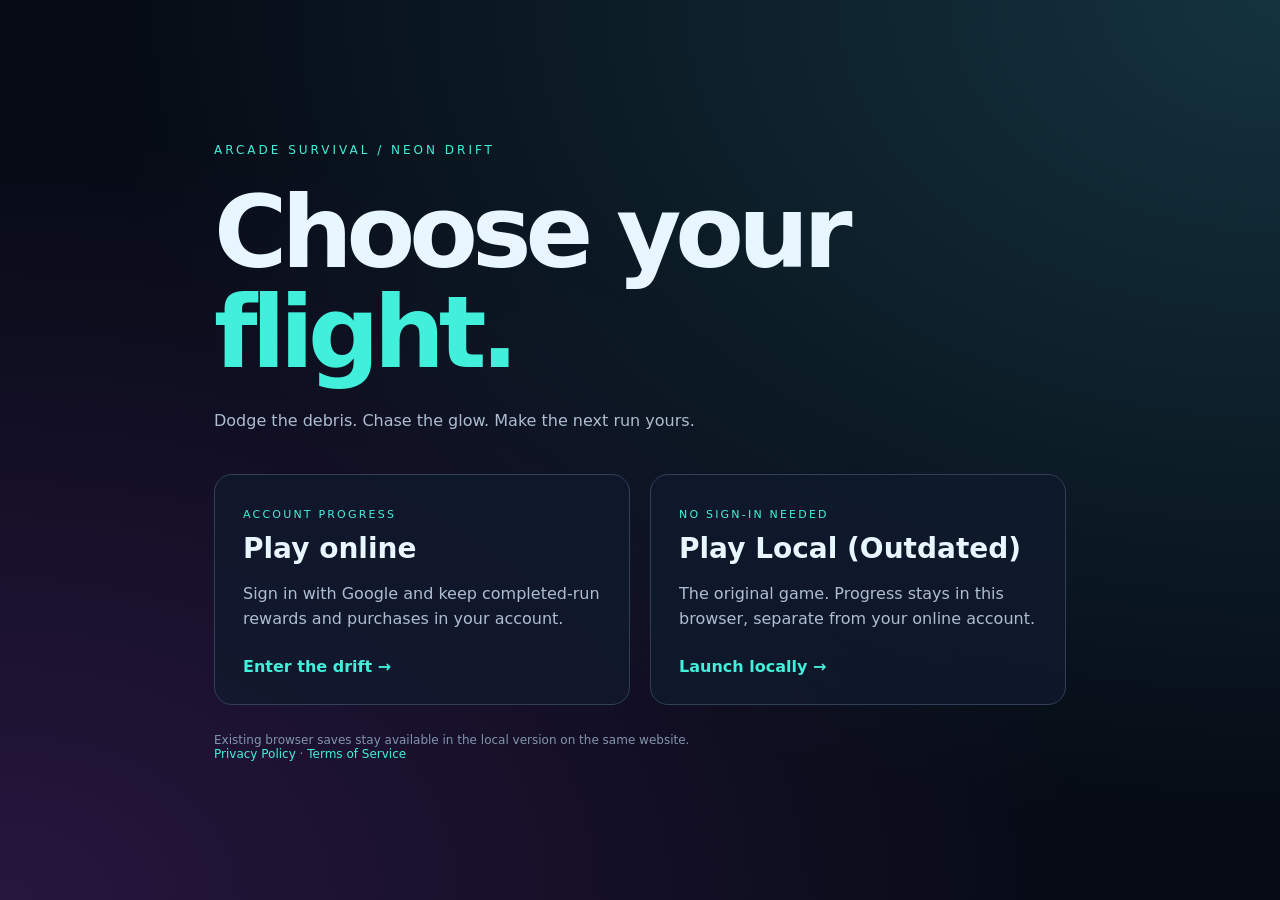
<file: index.html>
<!doctype html>
<html lang="en">
<head>
<meta charset="utf-8"><meta name="viewport" content="width=device-width,initial-scale=1">
<title>Neon Drift · Choose your flight</title>
<style>
:root{color-scheme:dark;font-family:system-ui,sans-serif;color:#e7f6ff;background:#060b15}*{box-sizing:border-box}body{margin:0;min-height:100vh;display:grid;place-items:center;background:radial-gradient(ellipse at top right,#14333e,transparent 65%),radial-gradient(ellipse at bottom left,#27163e,transparent 60%)}main{width:min(900px,100%);padding:64px 24px}.eyebrow{font-size:12px;letter-spacing:.25em;color:#42efda}h1{font-size:clamp(58px,12vw,100px);line-height:1;letter-spacing:-.06em;margin:25px 0}h1 em{font-style:normal;color:#42efda}p{color:#adbed1;line-height:1.6}.choices{display:grid;grid-template-columns:1fr 1fr;gap:20px;margin-top:40px}a{display:block;text-decoration:none;color:inherit;background:#101a2ccc;border:1px solid #314056;border-radius:18px;padding:28px}a:hover,a:focus-visible{border-color:#42efda;outline:2px solid #42efda;outline-offset:3px}h2{margin:10px 0;font-size:28px}.tag{font-size:11px;letter-spacing:.2em;color:#42efda}.go{display:block;color:#42efda;margin-top:25px;font-weight:700}footer{margin-top:28px;color:#8295ae;font-size:12px}@media(max-width:560px){.choices{grid-template-columns:1fr}}@media(prefers-reduced-motion:no-preference){a{transition:transform .2s,border-color .2s}a:hover{transform:translateY(-4px)}}
</style>
</head>
<body><main>
<span class="eyebrow">ARCADE SURVIVAL / NEON DRIFT</span>
<h1>Choose your<br><em>flight.</em></h1>
<p>Dodge the debris. Chase the glow. Make the next run yours.</p>
<div class="choices">
<a href="neon-drift-online/"><span class="tag">ACCOUNT PROGRESS</span><h2>Play online</h2><p>Sign in with Google and keep completed-run rewards and purchases in your account.</p><span class="go">Enter the drift →</span></a>
<a href="neon-drift-local/"><span class="tag">NO SIGN-IN NEEDED</span><h2>Play Local (Outdated)</h2><p>The original game. Progress stays in this browser, separate from your online account.</p><span class="go">Launch locally →</span></a>
</div>
<footer>Existing browser saves stay available in the local version on the same website.<br><a style="display:inline;background:none;border:0;padding:0;color:#42efda" href="privacy.html">Privacy Policy</a> · <a style="display:inline;background:none;border:0;padding:0;color:#42efda" href="terms.html">Terms of Service</a></footer>
</main></body></html>
</file>
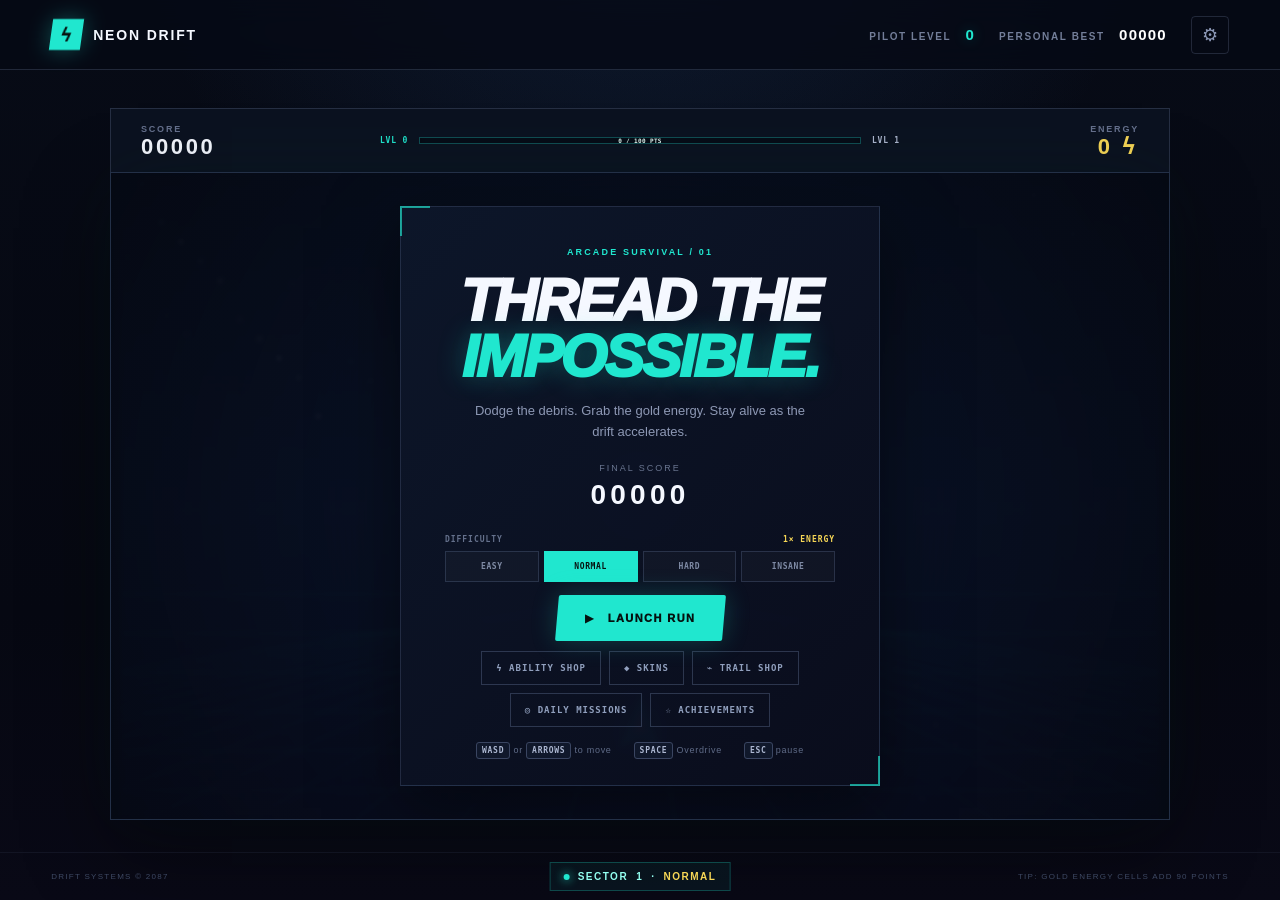
<file: neon-drift-local/index.html>
<!doctype html>
<html lang="en">
<head>
  <meta charset="utf-8"><meta name="viewport" content="width=device-width,initial-scale=1,maximum-scale=1"><meta name="theme-color" content="#070b16">
  <title>Neon Drift — Arcade Survival</title>
  <style>
    :root{--bg:#070b16;--panel:#0b1220;--line:rgba(147,165,205,.2);--ink:#f5f8ff;--dim:#77839e;--cyan:#20e7cf;--gold:#f7d756;--pink:#ed4eff;--red:#ff6179}
    *{box-sizing:border-box}html{background:var(--bg)}body{margin:0;color:var(--ink);font-family:"Arial Narrow","Roboto Condensed",Arial,sans-serif;background:radial-gradient(circle at 50% -20%,rgba(44,92,155,.23),transparent 42%),linear-gradient(180deg,#070b16,#060812 68%,#090916);min-height:100svh;overflow-x:hidden}button{-webkit-tap-highlight-color:transparent}.page{min-height:100svh;display:grid;grid-template-rows:auto 1fr auto}
    header{height:70px;border-bottom:1px solid var(--line);display:flex;align-items:center;justify-content:space-between;padding:0 clamp(18px,4vw,64px);background:rgba(6,10,21,.78);backdrop-filter:blur(14px)}.brand{font-weight:900;letter-spacing:.13em;display:flex;align-items:center;gap:11px;font-size:14px}.mark{width:31px;height:31px;color:#06110f;background:var(--cyan);display:grid;place-items:center;transform:skew(-8deg);font-size:18px;box-shadow:0 0 22px rgba(32,231,207,.3)}.actions{display:flex;align-items:center;gap:24px}.best,.pilot-level{color:#737e99;font-size:10px;font-weight:700;letter-spacing:.16em}.best strong,.pilot-level strong{color:#fff;font-size:15px;letter-spacing:.08em;margin-left:10px}.pilot-level strong{color:var(--cyan);text-shadow:0 0 14px rgba(32,231,207,.3)}.settings-button{width:38px;height:38px;display:grid;place-items:center;color:#8d99b7;border:1px solid var(--line);background:transparent;border-radius:4px;cursor:pointer;font-size:18px}.settings-button:hover,.settings-button:focus-visible{color:var(--cyan);background:rgba(32,231,207,.08);outline:1px solid var(--cyan)}
    .shell{width:min(1060px,calc(100% - 32px));margin:32px auto 26px;align-self:center}.scorebar{min-height:64px;display:grid;grid-template-columns:1fr auto 1fr;align-items:center;border:1px solid var(--line);border-bottom:0;background:var(--panel);padding:10px clamp(14px,3vw,30px)}.metric{display:flex;flex-direction:column;gap:2px}.metric span{font-size:9px;letter-spacing:.2em;color:#66718d;font-weight:800}.metric strong{font-size:22px;letter-spacing:.12em;line-height:1}.energy{align-items:flex-end}.energy strong{color:var(--gold)}.sector{border:1px solid rgba(32,231,207,.25);color:#93fff1;padding:8px 13px;font-size:10px;font-weight:900;letter-spacing:.15em;display:flex;align-items:center;gap:8px;background:rgba(32,231,207,.05)}.sector i{width:6px;height:6px;border-radius:50%;background:var(--cyan);box-shadow:0 0 10px var(--cyan)}
    .arena{position:relative;border:1px solid rgba(117,137,180,.26);box-shadow:0 28px 80px rgba(0,0,0,.43),0 0 70px rgba(32,231,207,.04);overflow:hidden;background:#071120}.arena:after{content:"";position:absolute;inset:0;pointer-events:none;background:repeating-linear-gradient(180deg,transparent 0 3px,rgba(0,0,0,.06) 3px 4px);mix-blend-mode:multiply}canvas{display:block;width:100%;aspect-ratio:900/560;max-height:calc(100svh - 254px);object-fit:contain;touch-action:none}
    .overlay{position:absolute;inset:0;z-index:2;display:grid;place-items:center;background:radial-gradient(circle,rgba(12,20,42,.52),rgba(5,8,18,.88));backdrop-filter:blur(2px);padding:18px}.overlay[hidden]{display:none}.card{width:min(480px,100%);text-align:center;padding:34px 30px 30px;border:1px solid rgba(111,134,181,.24);background:linear-gradient(135deg,rgba(13,23,43,.96),rgba(10,13,29,.96));box-shadow:0 22px 65px rgba(0,0,0,.5);position:relative}.card:before,.card:after{content:"";position:absolute;width:28px;height:28px;opacity:.65}.card:before{top:-1px;left:-1px;border-top:2px solid var(--cyan);border-left:2px solid var(--cyan)}.card:after{right:-1px;bottom:-1px;border-right:2px solid var(--cyan);border-bottom:2px solid var(--cyan)}
    .eyebrow{color:var(--cyan);font-size:9px;letter-spacing:.24em;font-weight:900}.eyebrow.danger{color:var(--red)}h1{font-size:clamp(35px,6vw,60px);line-height:.93;text-transform:uppercase;letter-spacing:-.045em;margin:14px 0 16px;font-style:italic;font-weight:950}h1 em{color:var(--cyan);font-style:inherit;text-shadow:0 0 28px rgba(32,231,207,.3)}.card p{color:#8d98b4;max-width:350px;margin:0 auto 24px;font-size:13px;line-height:1.6}.primary{height:46px;padding:0 28px;border:0;background:var(--cyan);color:#05110f;font-size:11px;font-weight:950;letter-spacing:.13em;border-radius:2px;box-shadow:0 0 25px rgba(32,231,207,.22);transform:skew(-5deg);cursor:pointer}.primary span{display:inline-flex;gap:9px;align-items:center;transform:skew(5deg)}.primary:hover,.primary:focus-visible{background:#63f7e5;outline:2px solid white;outline-offset:3px}.menu-buttons{display:flex;justify-content:center;gap:8px;margin-top:10px}.menu-buttons[hidden]{display:none}.menu-buttons button{height:34px;padding:0 14px;color:#91a0be;background:transparent;border:1px solid rgba(132,154,198,.28);font:800 9px ui-monospace,monospace;letter-spacing:.11em;cursor:pointer}.menu-buttons button:hover{color:var(--gold);border-color:rgba(247,215,86,.5)}.hints{margin-top:18px;display:flex;justify-content:center;flex-wrap:wrap;gap:12px 22px;color:#5f6b87;font-size:9px;letter-spacing:.08em}kbd{color:#adb8d2;border:1px solid #3a4561;padding:3px 5px;border-radius:3px;font:700 8px ui-monospace,monospace;background:#10182b}.final{display:flex;flex-direction:column;gap:6px;margin:-4px auto 24px}.final span{color:#697590;font-size:9px;letter-spacing:.22em}.final strong{font-size:28px;letter-spacing:.15em}.pause{position:absolute;z-index:3;right:16px;top:16px;min-width:44px;height:38px;padding:0 9px;color:#8c98b5;background:rgba(9,16,31,.75);border:1px solid var(--line);cursor:pointer;border-radius:4px;font:800 9px ui-monospace,monospace;letter-spacing:.08em}.pause[hidden]{display:none}.pause:hover{color:var(--cyan)}.ability{position:absolute;z-index:3;left:15px;bottom:15px;width:194px;height:43px;overflow:hidden;border:1px solid rgba(32,231,207,.48);background:rgba(7,17,32,.88);color:#9afff2;cursor:pointer;font:900 9px ui-monospace,monospace;letter-spacing:.1em;text-align:left;padding:0 12px}.ability[hidden]{display:none}.ability i{position:absolute;inset:0 auto 0 0;width:0;background:rgba(32,231,207,.16);transition:width .12s linear}.ability span{position:relative;z-index:1}.ability:not(:disabled):hover{background:rgba(32,231,207,.16);box-shadow:0 0 20px rgba(32,231,207,.18)}.ability:disabled{cursor:not-allowed;color:#6a7896;border-color:rgba(117,137,180,.25)}.ability.active{color:#071120;background:var(--cyan);box-shadow:0 0 28px rgba(32,231,207,.5)}
    .touch{display:none;justify-content:center;align-items:center;gap:10px;margin-top:14px}.touch div{display:flex;flex-direction:column;gap:6px}.touch button{width:50px;height:44px;border:1px solid var(--line);color:#9bffe8;background:#10182a;font-size:20px;border-radius:5px}.touch button:active{background:rgba(32,231,207,.18)}footer{min-height:48px;display:flex;justify-content:space-between;align-items:center;padding:0 clamp(18px,4vw,64px);color:#3d4862;font-size:8px;letter-spacing:.16em;border-top:1px solid rgba(112,129,167,.1)}
    .settings-modal,.shop-modal,.skins-modal{position:fixed;inset:0;z-index:20;display:grid;place-items:center;padding:18px;background:rgba(3,6,14,.78);backdrop-filter:blur(9px)}.settings-modal[hidden],.shop-modal[hidden],.skins-modal[hidden]{display:none}.settings-card,.shop-card{width:min(520px,100%);max-height:min(720px,92svh);overflow:auto;background:linear-gradient(145deg,#10192c,#090e1c);border:1px solid rgba(114,139,190,.3);box-shadow:0 30px 100px rgba(0,0,0,.7);padding:25px}.settings-head{display:flex;align-items:start;justify-content:space-between;border-bottom:1px solid var(--line);padding-bottom:18px}.settings-head span,.settings-section>span{display:block;color:var(--cyan);font:900 9px ui-monospace,monospace;letter-spacing:.2em}.settings-head h2{margin:5px 0 0;font-size:27px;letter-spacing:-.03em;text-transform:uppercase;font-style:italic}.close-settings{width:36px;height:36px;border:1px solid var(--line);background:transparent;color:#95a1bc;font-size:20px;cursor:pointer}.close-settings:hover{color:var(--cyan)}.settings-section{padding:20px 0;border-bottom:1px solid var(--line)}.volume-row{display:grid;grid-template-columns:90px 1fr 38px;align-items:center;gap:13px;margin-top:15px}.volume-row label{font-size:11px;font-weight:800;letter-spacing:.1em}.volume-row output{color:#8e9ab5;font:700 10px ui-monospace,monospace;text-align:right}input[type=range]{width:100%;accent-color:var(--cyan);cursor:pointer}.bind-grid{display:grid;grid-template-columns:1fr 1fr;gap:8px;margin-top:15px}.bind-row{min-height:42px;display:flex;align-items:center;justify-content:space-between;gap:10px;padding:6px 7px 6px 12px;background:rgba(255,255,255,.025);border:1px solid rgba(147,165,205,.12);font-size:10px;letter-spacing:.08em;color:#909bb5}.keybind{min-width:72px;height:29px;border:1px solid #3b4866;background:#111b30;color:#d7e0f5;font:800 9px ui-monospace,monospace;cursor:pointer}.keybind.listening{border-color:var(--gold);color:var(--gold);animation:pulse 1s infinite}.settings-actions{display:flex;gap:9px;flex-wrap:wrap;padding-top:20px}.secondary-button{min-height:38px;padding:0 15px;background:transparent;color:#9ba7c2;border:1px solid var(--line);font:800 9px ui-monospace,monospace;letter-spacing:.1em;cursor:pointer}.secondary-button:hover{color:var(--cyan);border-color:rgba(32,231,207,.45)}.credits{margin-top:12px;padding:15px;text-align:center;border:1px solid rgba(32,231,207,.22);color:#bdfff6;font-size:15px;letter-spacing:.08em;background:rgba(32,231,207,.05)}.credits[hidden]{display:none}.settings-note{color:#68748f;font-size:10px;line-height:1.5;margin:12px 0 0}.shop-balance{display:flex;align-items:center;justify-content:space-between;margin:18px 0 12px;padding:13px 15px;border:1px solid rgba(247,215,86,.25);background:rgba(247,215,86,.05);font:800 10px ui-monospace,monospace;letter-spacing:.12em;color:#8d98b4}.shop-balance strong{color:var(--gold);font-size:17px}.shop-items{display:grid;gap:9px}.shop-item{display:grid;grid-template-columns:42px 1fr auto;gap:12px;align-items:center;padding:13px;border:1px solid rgba(147,165,205,.14);background:rgba(255,255,255,.025)}.shop-icon{width:42px;height:42px;display:grid;place-items:center;border:1px solid rgba(32,231,207,.25);color:var(--cyan);font-size:19px;background:rgba(32,231,207,.05)}.shop-copy h3{margin:0 0 4px;font-size:12px;letter-spacing:.07em}.shop-copy p{margin:0;color:#6f7b97;font-size:10px;line-height:1.4}.buy-button{min-width:84px;height:34px;border:1px solid rgba(247,215,86,.35);background:transparent;color:var(--gold);font:900 9px ui-monospace,monospace;letter-spacing:.07em;cursor:pointer}.buy-button:hover:not(:disabled){background:rgba(247,215,86,.1)}.buy-button.equipped{color:#07120f;background:var(--cyan);border-color:var(--cyan)}.buy-button:disabled{opacity:.38;cursor:not-allowed}@keyframes pulse{50%{box-shadow:0 0 16px rgba(247,215,86,.25)}}
    @media(max-width:720px){header{height:60px}.best{display:none}.pilot-level{font-size:0}.pilot-level:before{content:"LVL";font-size:8px}.pilot-level strong{font-size:14px;margin-left:6px}.shell{width:calc(100% - 18px);margin:18px auto}.scorebar{min-height:54px}.metric strong{font-size:17px}.sector{font-size:8px;padding:7px 9px}canvas{max-height:none}.card{padding:25px 18px 22px}h1{font-size:36px}.card p{font-size:12px;margin-bottom:18px}.hints{display:none}.touch{display:flex}footer{display:none}.settings-card{padding:20px}.bind-grid{grid-template-columns:1fr}}@media(max-height:700px) and (min-width:721px){.shell{margin:12px auto}header{height:54px}.scorebar{min-height:50px}.card{transform:scale(.82)}footer{display:none}}
  </style>
  <style>
    .shop-balance>span{display:flex;align-items:center;gap:9px}.shop-balance small{color:#78849d;font:800 8px ui-monospace,monospace;letter-spacing:.12em}.points-balance strong{color:#a9b8ff}.score-multiplier.current{border-color:rgba(237,78,255,.5);background:rgba(237,78,255,.06)}.score-multiplier.current strong{color:#f4a0ff}.score-multiplier.current button{background:var(--pink);border-color:var(--pink);color:#130516}
  </style>
  <style>
    .achievements-modal{position:fixed;inset:0;z-index:20;display:grid;place-items:center;padding:18px;background:rgba(3,6,14,.78);backdrop-filter:blur(9px)}.achievements-modal[hidden]{display:none}.achievement-progress{display:flex;justify-content:space-between;align-items:center;margin:18px 0 12px;padding:13px 15px;border:1px solid rgba(169,184,255,.25);background:rgba(169,184,255,.05);color:#7f8ba6;font:800 9px ui-monospace,monospace;letter-spacing:.12em}.achievement-progress strong{color:#bfcaff;font-size:15px}.achievement-list{display:grid;gap:7px}.achievement-row{display:grid;grid-template-columns:38px 1fr auto;align-items:center;gap:11px;padding:10px 12px;border:1px solid rgba(147,165,205,.13);background:rgba(255,255,255,.022)}.achievement-row.locked{opacity:.42}.achievement-badge{width:36px;height:36px;display:grid;place-items:center;border:1px solid rgba(247,215,86,.3);color:var(--gold);font-size:16px}.achievement-info strong{display:block;font-size:11px;letter-spacing:.05em}.achievement-info small{display:block;margin-top:3px;color:#6d7994;font-size:9px}.achievement-state{color:var(--cyan);font:900 8px ui-monospace,monospace;letter-spacing:.1em}.achievement-toast{position:fixed;z-index:40;left:50%;bottom:28px;transform:translate(-50%,18px);min-width:min(380px,calc(100% - 32px));padding:13px 16px;border:1px solid rgba(247,215,86,.5);background:rgba(10,15,29,.96);box-shadow:0 18px 60px rgba(0,0,0,.6),0 0 25px rgba(247,215,86,.12);opacity:0;pointer-events:none;transition:.28s ease}.achievement-toast.show{opacity:1;transform:translate(-50%,0)}.achievement-toast span{display:block;color:var(--gold);font:900 8px ui-monospace,monospace;letter-spacing:.18em}.achievement-toast strong{display:block;margin-top:4px;font-size:14px;letter-spacing:.04em}
  </style>
  <style>
    .achievement-row.unlocked{animation:achievementReveal .48s cubic-bezier(.2,.8,.2,1) both;animation-delay:var(--delay)}.achievement-row.unlocked .achievement-badge{animation:badgeSpark .65s ease both;animation-delay:calc(var(--delay) + .12s)}.achievement-toast.show strong{animation:toastPop .42s cubic-bezier(.2,1.5,.4,1)}.achievement-reset{width:100%;height:38px;margin-top:15px;border:1px solid rgba(255,97,121,.3);background:transparent;color:#d97a8a;font:900 9px ui-monospace,monospace;letter-spacing:.12em;cursor:pointer}.achievement-reset:hover{border-color:var(--red);color:#ff91a4;background:rgba(255,97,121,.05)}.reset-confirm{margin-top:10px;padding:14px;border:1px solid rgba(255,97,121,.32);background:rgba(255,97,121,.055);text-align:center}.reset-confirm[hidden]{display:none}.reset-confirm p{margin:0 0 12px;color:#e6a7b2;font-size:11px}.reset-confirm div{display:flex;justify-content:center;gap:8px}.reset-confirm button{height:32px;padding:0 13px;border:1px solid var(--line);background:transparent;color:#9aa6bf;font:800 8px ui-monospace,monospace;letter-spacing:.08em;cursor:pointer}.reset-confirm .confirm-reset{border-color:rgba(255,97,121,.5);color:#ff8ba0}.reset-confirm .confirm-reset:hover{background:var(--red);color:#180408}@keyframes achievementReveal{from{opacity:0;transform:translateX(-12px)}to{opacity:1;transform:none}}@keyframes badgeSpark{0%{transform:scale(.65) rotate(-12deg);box-shadow:0 0 0 rgba(247,215,86,0)}60%{transform:scale(1.16) rotate(4deg);box-shadow:0 0 24px rgba(247,215,86,.34)}100%{transform:none;box-shadow:none}}@keyframes toastPop{0%{transform:scale(.86);opacity:0}100%{transform:none;opacity:1}}
  </style>
  <style>
    .difficulty-picker{margin:0 auto 13px;max-width:390px}.difficulty-picker[hidden]{display:none}.difficulty-label{display:flex;justify-content:space-between;margin-bottom:7px;color:#65718c;font:800 8px ui-monospace,monospace;letter-spacing:.12em}.difficulty-label strong{color:var(--gold)}.difficulty-options{display:grid;grid-template-columns:repeat(4,1fr);gap:5px}.difficulty-options button{height:31px;border:1px solid rgba(130,151,194,.22);background:rgba(255,255,255,.025);color:#7f8ba5;font:900 8px ui-monospace,monospace;letter-spacing:.08em;cursor:pointer}.difficulty-options button:hover{color:#fff;border-color:rgba(255,255,255,.4)}.difficulty-options button.selected{color:#07120f;background:var(--cyan);border-color:var(--cyan)}.difficulty-options button[data-difficulty=hard].selected{background:var(--gold);border-color:var(--gold)}.difficulty-options button[data-difficulty=insane].selected{background:var(--red);border-color:var(--red)}#difficultyBadge{color:var(--gold)}
  </style>
  <style>
    .shop-subhead{display:flex;align-items:center;justify-content:space-between;margin:21px 0 10px;color:var(--cyan);font:900 9px ui-monospace,monospace;letter-spacing:.18em}.shop-subhead small{color:#697590;font-size:8px;letter-spacing:.08em}.multiplier-grid{display:grid;grid-template-columns:repeat(3,1fr);gap:8px}.multiplier-card{min-height:76px;padding:10px;border:1px solid rgba(147,165,205,.15);background:rgba(255,255,255,.025);display:flex;flex-direction:column;justify-content:space-between;gap:8px}.multiplier-card strong{font:900 18px ui-monospace,monospace;color:#dce5f8}.multiplier-card button{height:26px;border:1px solid rgba(247,215,86,.35);background:transparent;color:var(--gold);font:900 8px ui-monospace,monospace;letter-spacing:.08em;cursor:pointer}.multiplier-card button:disabled{opacity:.35;cursor:not-allowed}.multiplier-card.current{border-color:rgba(32,231,207,.48);background:rgba(32,231,207,.06)}.multiplier-card.current strong{color:var(--cyan)}.multiplier-card.current button{color:#07120f;background:var(--cyan);border-color:var(--cyan);opacity:1}@media(max-width:480px){.multiplier-grid{grid-template-columns:repeat(2,1fr)}}
  </style>
  <style>
    .skin-grid{display:grid;grid-template-columns:repeat(5,1fr);gap:7px}.skin-card{min-width:0;padding:10px 6px 7px;border:1px solid rgba(147,165,205,.15);background:rgba(255,255,255,.025);color:#8c98b4;text-align:center;cursor:pointer}.skin-card:hover:not(:disabled){border-color:var(--skin);color:#fff}.skin-card.selected{border-color:var(--skin);background:color-mix(in srgb,var(--skin) 10%,transparent);box-shadow:inset 0 0 18px color-mix(in srgb,var(--skin) 8%,transparent)}.skin-card.premium{border-color:color-mix(in srgb,var(--skin) 28%,transparent);background:linear-gradient(145deg,color-mix(in srgb,var(--skin) 7%,transparent),rgba(255,255,255,.02))}.skin-card:disabled{opacity:.38;cursor:not-allowed}.skin-card.selected:disabled{opacity:1}.skin-preview{width:38px;height:38px;margin:0 auto 7px;display:grid;place-items:center;color:var(--skin);font-size:24px;text-shadow:0 0 14px var(--skin)}.premium .skin-preview{animation:premiumSkinGlow 1.8s ease-in-out infinite}.skin-card strong{display:block;overflow:hidden;text-overflow:ellipsis;font:900 8px ui-monospace,monospace;letter-spacing:.07em;white-space:nowrap}.skin-card small{display:block;margin-top:4px;color:var(--skin);font:900 7px ui-monospace,monospace;letter-spacing:.08em}@keyframes premiumSkinGlow{50%{transform:scale(1.12);filter:brightness(1.35)}}@media(max-width:480px){.skin-grid{grid-template-columns:repeat(3,1fr)}}
  </style>
  <style>
    .settings-card,.shop-card{scrollbar-width:none;-ms-overflow-style:none}.settings-card::-webkit-scrollbar,.shop-card::-webkit-scrollbar{display:none;width:0;height:0}.overlay:not([hidden]),.settings-modal:not([hidden]),.shop-modal:not([hidden]),.skins-modal:not([hidden]),.achievements-modal:not([hidden]){animation:menuBackdropIn .24s ease-out both}.overlay:not([hidden]) .card,.settings-modal:not([hidden]) .settings-card,.shop-modal:not([hidden]) .shop-card,.skins-modal:not([hidden]) .shop-card,.achievements-modal:not([hidden]) .shop-card{animation:menuPanelIn .38s cubic-bezier(.2,.85,.25,1) both}.reset-confirm:not([hidden]),.credits:not([hidden]){animation:menuPanelIn .28s cubic-bezier(.2,.85,.25,1) both}.menu-closing{pointer-events:none;animation:menuBackdropOut .22s ease-in both!important}.menu-closing .card,.menu-closing .settings-card,.menu-closing .shop-card{animation:menuPanelOut .2s cubic-bezier(.5,0,.8,.3) both!important}.reset-confirm.menu-closing,.credits.menu-closing{animation:menuPanelOut .2s cubic-bezier(.5,0,.8,.3) both!important}.overlay.menu-returning{animation:menuReturnBackdropIn .28s ease-out both!important}.overlay.menu-returning .card{animation:menuReturnPanelIn .42s cubic-bezier(.16,1.18,.3,1) both!important}@keyframes menuBackdropIn{from{opacity:0}to{opacity:1}}@keyframes menuBackdropOut{from{opacity:1}to{opacity:0}}@keyframes menuPanelIn{from{opacity:0;transform:translateY(14px) scale(.975);filter:blur(4px)}to{opacity:1;transform:none;filter:none}}@keyframes menuPanelOut{from{opacity:1;transform:none;filter:none}to{opacity:0;transform:translateY(10px) scale(.98);filter:blur(3px)}}@keyframes menuReturnBackdropIn{from{opacity:.25}to{opacity:1}}@keyframes menuReturnPanelIn{from{opacity:0;transform:translateY(20px) scale(.9);filter:blur(5px)}70%{opacity:1;transform:translateY(-2px) scale(1.018);filter:none}to{opacity:1;transform:none;filter:none}}@media(prefers-reduced-motion:reduce){.overlay:not([hidden]),.settings-modal:not([hidden]),.shop-modal:not([hidden]),.skins-modal:not([hidden]),.achievements-modal:not([hidden]),.overlay:not([hidden]) .card,.settings-modal:not([hidden]) .settings-card,.shop-modal:not([hidden]) .shop-card,.skins-modal:not([hidden]) .shop-card,.achievements-modal:not([hidden]) .shop-card,.reset-confirm:not([hidden]),.credits:not([hidden]),.menu-closing,.menu-closing .card,.menu-closing .settings-card,.menu-closing .shop-card,.overlay.menu-returning,.overlay.menu-returning .card{animation:none}}
  </style>
  <style>
    .pilot-progress{width:min(560px,52vw);display:grid;grid-template-columns:auto minmax(120px,1fr) auto;align-items:center;gap:11px;color:#75809a;font:900 8px ui-monospace,monospace;letter-spacing:.1em}.pilot-progress>span:first-child{color:var(--cyan)}.pilot-progress>span:last-child{color:#aeb8cf}.pilot-progress-track{position:relative;height:7px;overflow:hidden;border:1px solid rgba(32,231,207,.28);background:#0a1221;box-shadow:inset 0 0 8px rgba(0,0,0,.55)}.pilot-progress-track i{position:absolute;inset:0 auto 0 0;width:0;background:linear-gradient(90deg,var(--cyan),#63f7e5);box-shadow:0 0 14px rgba(32,231,207,.5);transition:width .45s cubic-bezier(.2,.8,.2,1)}.pilot-progress-track small{position:absolute;inset:0;display:grid;place-items:center;color:#e8fffb;font-size:6px;line-height:1;text-shadow:0 1px 3px #000;letter-spacing:.06em}@media(max-width:720px){footer{display:flex;min-height:48px;padding:0 12px;justify-content:center}footer>span{display:none}.pilot-progress{width:100%;grid-template-columns:auto minmax(100px,1fr) auto}}@media(max-height:700px) and (min-width:721px){footer{display:flex;min-height:38px}.pilot-progress{width:min(560px,64vw)}}
  </style>
  <style>
    .level-up-celebration{position:fixed;inset:0;z-index:60;display:grid;place-items:center;overflow:hidden;pointer-events:none;opacity:0}.level-up-celebration:before,.level-up-celebration:after{content:"";position:absolute;width:min(430px,82vw);aspect-ratio:1;border:2px solid var(--cyan);border-radius:50%;opacity:0;box-shadow:0 0 36px rgba(32,231,207,.32),inset 0 0 36px rgba(32,231,207,.18)}.level-up-core{text-align:center;position:relative;opacity:0;filter:drop-shadow(0 0 25px rgba(32,231,207,.48))}.level-up-core span{display:block;color:var(--gold);font:950 13px ui-monospace,monospace;letter-spacing:.34em}.level-up-core strong{display:block;margin:-4px 0 -8px;color:#fff;font:950 clamp(90px,19vw,180px)/1 "Arial Narrow",Arial,sans-serif;font-style:italic;text-shadow:4px 0 var(--pink),-4px 0 var(--cyan),0 0 42px rgba(255,255,255,.38)}.level-up-core small{display:block;color:#a9fff4;font:900 10px ui-monospace,monospace;letter-spacing:.22em}.level-up-celebration.show{animation:levelUpVeil 2.6s ease both}.level-up-celebration.show:before{animation:levelRing 1.25s .1s cubic-bezier(.1,.7,.2,1) both}.level-up-celebration.show:after{animation:levelRing 1.25s .28s cubic-bezier(.1,.7,.2,1) both}.level-up-celebration.show .level-up-core{animation:levelCore 2.35s .08s cubic-bezier(.16,1,.3,1) both}@keyframes levelUpVeil{0%,100%{opacity:0;background:rgba(3,7,16,0)}12%,78%{opacity:1;background:radial-gradient(circle,rgba(20,75,92,.34),rgba(3,7,16,.72) 55%,rgba(3,7,16,.16))}}@keyframes levelRing{0%{opacity:0;transform:scale(.18) rotate(-18deg)}35%{opacity:.95}100%{opacity:0;transform:scale(1.65) rotate(22deg)}}@keyframes levelCore{0%{opacity:0;transform:scale(.45) translateY(25px);filter:blur(12px)}18%{opacity:1;transform:scale(1.12) translateY(0);filter:blur(0) drop-shadow(0 0 25px rgba(32,231,207,.48))}28%,76%{opacity:1;transform:scale(1)}100%{opacity:0;transform:scale(1.08) translateY(-15px);filter:blur(5px)}}@media(prefers-reduced-motion:reduce){.level-up-celebration.show{opacity:1;animation:levelUpVeil 2.6s ease both}.level-up-celebration.show:before,.level-up-celebration.show:after{display:none}.level-up-celebration.show .level-up-core{animation:none;opacity:1}}
  </style>
  <style>
    .scorebar .pilot-progress{width:min(520px,52vw)}footer{position:relative}footer .sector{position:absolute;left:50%;transform:translateX(-50%)}@media(max-width:720px){.scorebar{grid-template-columns:auto minmax(0,1fr) auto;gap:8px}.scorebar .pilot-progress{width:100%;grid-template-columns:auto minmax(48px,1fr) auto;gap:4px}.scorebar .pilot-progress>span{font-size:6px;letter-spacing:.04em}.scorebar .pilot-progress-track small{font-size:5px}footer .sector{font-size:8px;padding:7px 12px}}@media(max-width:420px){.scorebar{gap:5px;padding-inline:8px}.scorebar .pilot-progress{gap:3px}.scorebar .pilot-progress>span{font-size:5px}.scorebar .pilot-progress-track small{font-size:4.5px}}
  </style>
  <style>
    .menu-buttons{flex-wrap:wrap}.mission-list{display:grid;gap:10px}.mission-item{display:grid;grid-template-columns:1fr auto;gap:14px;align-items:center;padding:14px;border:1px solid rgba(147,165,205,.14);background:rgba(255,255,255,.025)}.mission-item.complete{border-color:rgba(247,215,86,.4);background:rgba(247,215,86,.045)}.mission-copy strong{font-size:11px;letter-spacing:.07em}.mission-copy p{margin:4px 0 9px;color:#74809b;font-size:9px}.mission-copy>div{height:5px;background:#08101e;border:1px solid rgba(147,165,205,.16);overflow:hidden}.mission-copy i{display:block;height:100%;background:linear-gradient(90deg,var(--cyan),var(--gold));box-shadow:0 0 10px rgba(32,231,207,.4)}.mission-date{color:var(--gold)!important}.trail-shop-item .shop-icon{font-size:23px;text-shadow:0 0 13px currentColor}@media(max-width:480px){.mission-item{grid-template-columns:1fr}.mission-item .buy-button{width:100%}}
  </style>
</head>
<body><div class="page">
  <header><div class="brand"><span class="mark">ϟ</span>NEON DRIFT</div><div class="actions"><span class="pilot-level">PILOT LEVEL <strong id="playerLevel">0</strong></span><span class="best">PERSONAL BEST <strong id="best">00000</strong></span><button class="settings-button" id="settingsButton" aria-label="Open settings">⚙</button></div></header>
  <main class="shell"><div class="scorebar" aria-live="polite"><div class="metric"><span>SCORE</span><strong id="score">00000</strong></div><div class="pilot-progress" id="pilotProgress" role="progressbar" aria-label="Progress to next pilot level" aria-valuemin="0" aria-valuemax="100" aria-valuenow="0"><span id="pilotProgressCurrent">LVL 0</span><div class="pilot-progress-track"><i id="pilotProgressFill"></i><small id="pilotProgressText">0 / 100 PTS</small></div><span id="pilotProgressNext">LVL 1</span></div><div class="metric energy"><span>ENERGY</span><strong><b id="energy">0</b> ϟ</strong></div></div>
    <div class="arena"><canvas id="game" width="900" height="560" aria-label="Game area. Move with arrow keys, WASD, or touch controls."></canvas><button class="pause" id="pause" aria-label="Pause game" hidden>ESC</button><button class="ability" id="ability" aria-label="Activate equipped special ability" hidden><i id="abilityFill"></i><span id="abilityText">SPACE · OVERDRIVE</span></button>
      <div class="overlay" id="overlay"><div class="card"><span class="eyebrow" id="eyebrow">ARCADE SURVIVAL / 01</span><h1 id="title">Thread the<br><em>impossible.</em></h1><p id="copy">Dodge the debris. Grab the gold energy. Stay alive as the drift accelerates.</p><div class="final" id="final" hidden><span>FINAL SCORE</span><strong id="finalScore">00000</strong></div><div class="difficulty-picker" id="difficultyPicker"><div class="difficulty-label"><span>DIFFICULTY</span><strong id="difficultyReward">1× ENERGY</strong></div><div class="difficulty-options"><button data-difficulty="easy">EASY</button><button data-difficulty="normal">NORMAL</button><button data-difficulty="hard">HARD</button><button data-difficulty="insane">INSANE</button></div></div><button class="primary" id="action"><span>▶ &nbsp; LAUNCH RUN</span></button><div class="menu-buttons" id="menuButtons"><button id="shopButton">ϟ ABILITY SHOP</button><button id="skinsButton">◆ SKINS</button><button id="trailsButton">⌁ TRAIL SHOP</button><button id="missionsButton">◎ DAILY MISSIONS</button><button id="achievementsButton">☆ ACHIEVEMENTS</button><button id="mainMenuButton" hidden>MAIN MENU</button></div><div class="hints" id="hints"><span><kbd>WASD</kbd> or <kbd>ARROWS</kbd> to move</span><span><kbd>SPACE</kbd> ability</span><span><kbd>ESC</kbd> pause</span></div></div></div>
    </div>
    <div class="touch" aria-label="Touch controls"><button data-key="arrowleft" aria-label="Move left">←</button><div><button data-key="arrowup" aria-label="Move up">↑</button><button data-key="arrowdown" aria-label="Move down">↓</button></div><button data-key="arrowright" aria-label="Move right">→</button></div>
  </main><footer><span>DRIFT SYSTEMS © 2087</span><div class="sector"><i></i> SECTOR <b id="level">1</b> · <b id="difficultyBadge">NORMAL</b></div><span>TIP: GOLD ENERGY CELLS ADD 90 POINTS</span></footer>
</div>
<div class="settings-modal" id="settingsModal" hidden>
  <section class="settings-card" role="dialog" aria-modal="true" aria-labelledby="settingsTitle">
    <div class="settings-head"><div><span>DRIFT SYSTEMS</span><h2 id="settingsTitle">Settings</h2></div><button class="close-settings" id="closeSettings" aria-label="Close settings">×</button></div>
    <div class="settings-section"><span>AUDIO MIX</span>
      <div class="volume-row"><label for="masterVolume">MASTER</label><input id="masterVolume" type="range" min="0" max="100" value="80"><output id="masterValue">80%</output></div>
      <div class="volume-row"><label for="musicVolume">MUSIC</label><input id="musicVolume" type="range" min="0" max="100" value="100"><output id="musicValue">100%</output></div>
      <div class="volume-row"><label for="sfxVolume">SFX</label><input id="sfxVolume" type="range" min="0" max="100" value="75"><output id="sfxValue">75%</output></div>
    </div>
    <div class="settings-section"><span>KEYBINDS</span><div class="bind-grid">
      <div class="bind-row">MOVE UP <button class="keybind" data-bind="up">W</button></div><div class="bind-row">MOVE DOWN <button class="keybind" data-bind="down">S</button></div>
      <div class="bind-row">MOVE LEFT <button class="keybind" data-bind="left">A</button></div><div class="bind-row">MOVE RIGHT <button class="keybind" data-bind="right">D</button></div>
      <div class="bind-row">ABILITY <button class="keybind" data-bind="boost">SPACE</button></div><div class="bind-row">PAUSE <button class="keybind" data-bind="pause">ESC</button></div>
    </div><p class="settings-note">Click a key, then press your new binding. Arrow keys always remain available for movement.</p></div>
    <div class="settings-actions"><button class="secondary-button" id="resetKeys">RESET KEYBINDS</button><button class="secondary-button" id="creditsButton">CREDITS</button><a class="secondary-button" href="https://albertinothecoder.github.io/Neon-Drift/neon-drift-online/" style="display:inline-flex;align-items:center;text-decoration:none">Go back to account</a><a class="secondary-button" href="https://albertinothecoder.github.io/Neon-Drift/neon-drift-online/play.html" style="display:inline-flex;align-items:center;text-decoration:none">Play Online (Correct Date)</a></div>
    <div class="credits" id="creditsReveal" hidden>ChatGPT</div>
  </section>
</div>
<div class="shop-modal" id="shopModal" hidden>
  <section class="shop-card" role="dialog" aria-modal="true" aria-labelledby="shopTitle">
    <div class="settings-head"><div><span>ENERGY EXCHANGE</span><h2 id="shopTitle">Ability Shop</h2></div><button class="close-settings" id="closeShop" aria-label="Close shop">×</button></div>
    <div class="shop-balance"><span><small>ENERGY</small><strong><b id="shopBalance">0</b> ϟ</strong></span><span class="points-balance"><small>POINTS</small><strong><b id="pointsBalance">0</b> PTS</strong></span></div>
    <div class="shop-items" id="shopItems"></div>
    <div class="shop-subhead"><span>ENERGY MULTIPLIER</span><small>BUY WITH POINTS · IN ORDER</small></div>
    <div class="multiplier-grid" id="multiplierItems"></div>
    <div class="shop-subhead"><span>SCORE MULTIPLIER</span><small>BUY WITH ENERGY · IN ORDER</small></div>
    <div class="multiplier-grid" id="scoreMultiplierItems"></div>
    <p class="settings-note">Completed runs bank their score as points. All currencies and purchases are saved on this device.</p>
  </section>
</div>
<div class="skins-modal" id="skinsModal" hidden>
  <section class="shop-card" role="dialog" aria-modal="true" aria-labelledby="skinsTitle">
    <div class="settings-head"><div><span>SHIP CUSTOMIZATION</span><h2 id="skinsTitle">Skins</h2></div><button class="close-settings" id="closeSkins" aria-label="Close skins">×</button></div>
    <div class="shop-balance"><span><small>GOLD ENERGY</small><strong><b id="skinBalance">0</b> ϟ</strong></span><span><small>PREMIUM</small><strong>CHEAP + FLASHY</strong></span></div>
    <div class="shop-subhead"><span>FREE SHIP SKINS</span><small>ALL UNLOCKED · EQUIP ANY</small></div>
    <div class="skin-grid" id="freeSkinItems"></div>
    <div class="shop-subhead"><span>PREMIUM SHIP SKINS</span><small>BUY ONCE WITH GOLD ENERGY</small></div>
    <div class="skin-grid" id="premiumSkinItems"></div>
    <p class="settings-note">Skins are purely cosmetic. Premium styles include animated effects and special trails. Purchases and your equipped choice are saved on this device.</p>
  </section>
</div>
<div class="shop-modal" id="trailsModal" hidden>
  <section class="shop-card" role="dialog" aria-modal="true" aria-labelledby="trailsTitle">
    <div class="settings-head"><div><span>WAKE CUSTOMIZATION</span><h2 id="trailsTitle">Trail Shop</h2></div><button class="close-settings" id="closeTrails" aria-label="Close trail shop">×</button></div>
    <div class="shop-balance"><span><small>GOLD ENERGY</small><strong><b id="trailBalance">0</b> ϟ</strong></span><span><small>EQUIP</small><strong>ONE TRAIL</strong></span></div>
    <div class="shop-items" id="trailItems"></div>
    <p class="settings-note">Trails are permanent cosmetic unlocks saved on this device.</p>
  </section>
</div>
<div class="shop-modal" id="missionsModal" hidden>
  <section class="shop-card" role="dialog" aria-modal="true" aria-labelledby="missionsTitle">
    <div class="settings-head"><div><span class="mission-date" id="missionDate">TODAY</span><h2 id="missionsTitle">Daily Missions</h2></div><button class="close-settings" id="closeMissions" aria-label="Close daily missions">×</button></div>
    <div class="shop-balance"><span><small>RESET</small><strong>EVERY DAY</strong></span><span><small>REWARDS</small><strong>GOLD ENERGY</strong></span></div>
    <div class="mission-list" id="missionItems"></div>
  </section>
</div>
<div class="achievements-modal" id="achievementsModal" hidden>
  <section class="shop-card" role="dialog" aria-modal="true" aria-labelledby="achievementsTitle">
    <div class="settings-head"><div><span>FLIGHT RECORD</span><h2 id="achievementsTitle">Achievements</h2></div><button class="close-settings" id="closeAchievements" aria-label="Close achievements">×</button></div>
    <div class="achievement-progress"><span>PILOT LEVEL <b id="achievementLevel">0</b> · LIFETIME POINTS</span><strong id="lifetimePoints">0 PTS</strong></div>
    <div class="achievement-list" id="achievementList"></div>
    <button class="achievement-reset" id="resetAchievements">RESET ADVANCEMENTS</button>
    <div class="reset-confirm" id="resetConfirm" hidden><p>Are you sure you want to reset the advancements?</p><div><button id="cancelReset">CANCEL</button><button class="confirm-reset" id="confirmReset">YES, RESET</button></div></div>
  </section>
</div>
<div class="achievement-toast" id="achievementToast" role="status" aria-live="polite"><span>ACHIEVEMENT UNLOCKED</span><strong id="achievementToastName"></strong></div>
<div class="level-up-celebration" id="levelUpCelebration" role="status" aria-live="polite"><div class="level-up-core"><span>LEVEL UP</span><strong id="levelUpNumber">1</strong><small id="levelUpCaption">PILOT RANK INCREASED</small></div></div>
<script src="1sGsdG.js?v=1"></script>
<script src="game.js?v=1sGsdG-v2"></script></body></html>
</file>
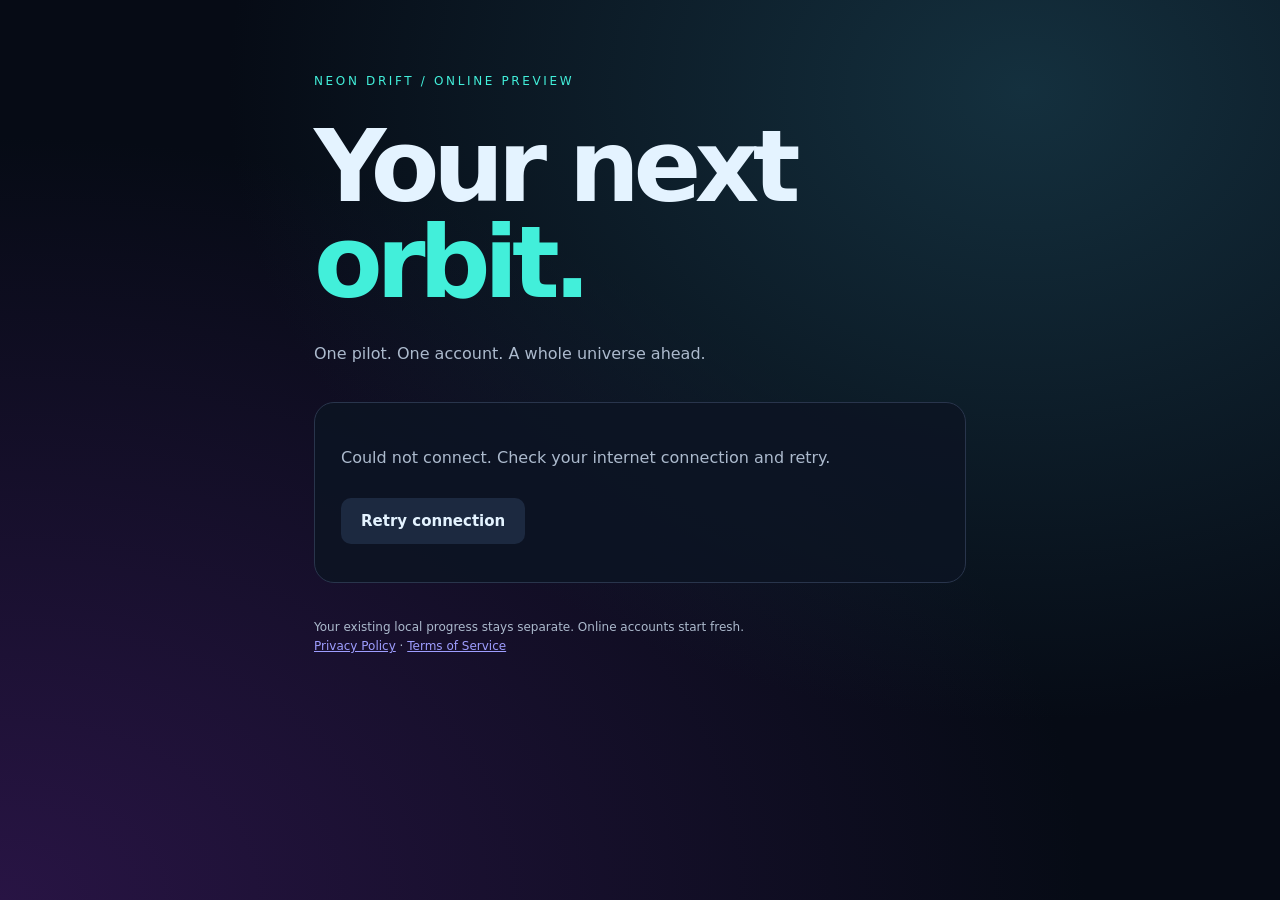
<file: neon-drift-online/index.html>
<!doctype html>
<html lang="en">
<head>
<meta charset="utf-8"><meta name="viewport" content="width=device-width,initial-scale=1">
<meta name="referrer" content="strict-origin-when-cross-origin">
<title>Neon Drift · Online</title>
<link rel="stylesheet" href="online.css">
</head>
<body>
<main>
  <span class="eyebrow">NEON DRIFT / ONLINE PREVIEW</span>
  <h1>Your next<br><em>orbit.</em></h1>
  <p>One pilot. One account. A whole universe ahead.</p>
  <section class="card">
    <p id="message" role="status" aria-live="polite">Connecting…</p>
    <button id="login" hidden>Continue with Google ↗</button>
    <div id="account" hidden>
      <h2 id="pilot"></h2>
      <div class="balances"><div><small>POINTS</small><strong id="points">—</strong></div><div><small>ENERGY</small><strong id="energy">—</strong></div></div>
      <p>Online runs save points and energy when you finish. Purchases and equipment are saved to your account.</p>
      <a class="button" href="play.html">Play online →</a>
      <a class="button secondary" href="practice.html">Practice · no rewards</a>
      <a class="button secondary" href="../neon-drift-local/">Play Local (Outdated)</a>
      <button id="logout" class="secondary">Sign out</button>
    </div>
    <button id="retry" class="secondary" hidden>Retry connection</button>
  </section>
  <footer>Your existing local progress stays separate. Online accounts start fresh.<br><a href="../privacy.html">Privacy Policy</a> · <a href="../terms.html">Terms of Service</a></footer>
</main>
<script type="module" src="online.js"></script>
</body>
</html>
</file>
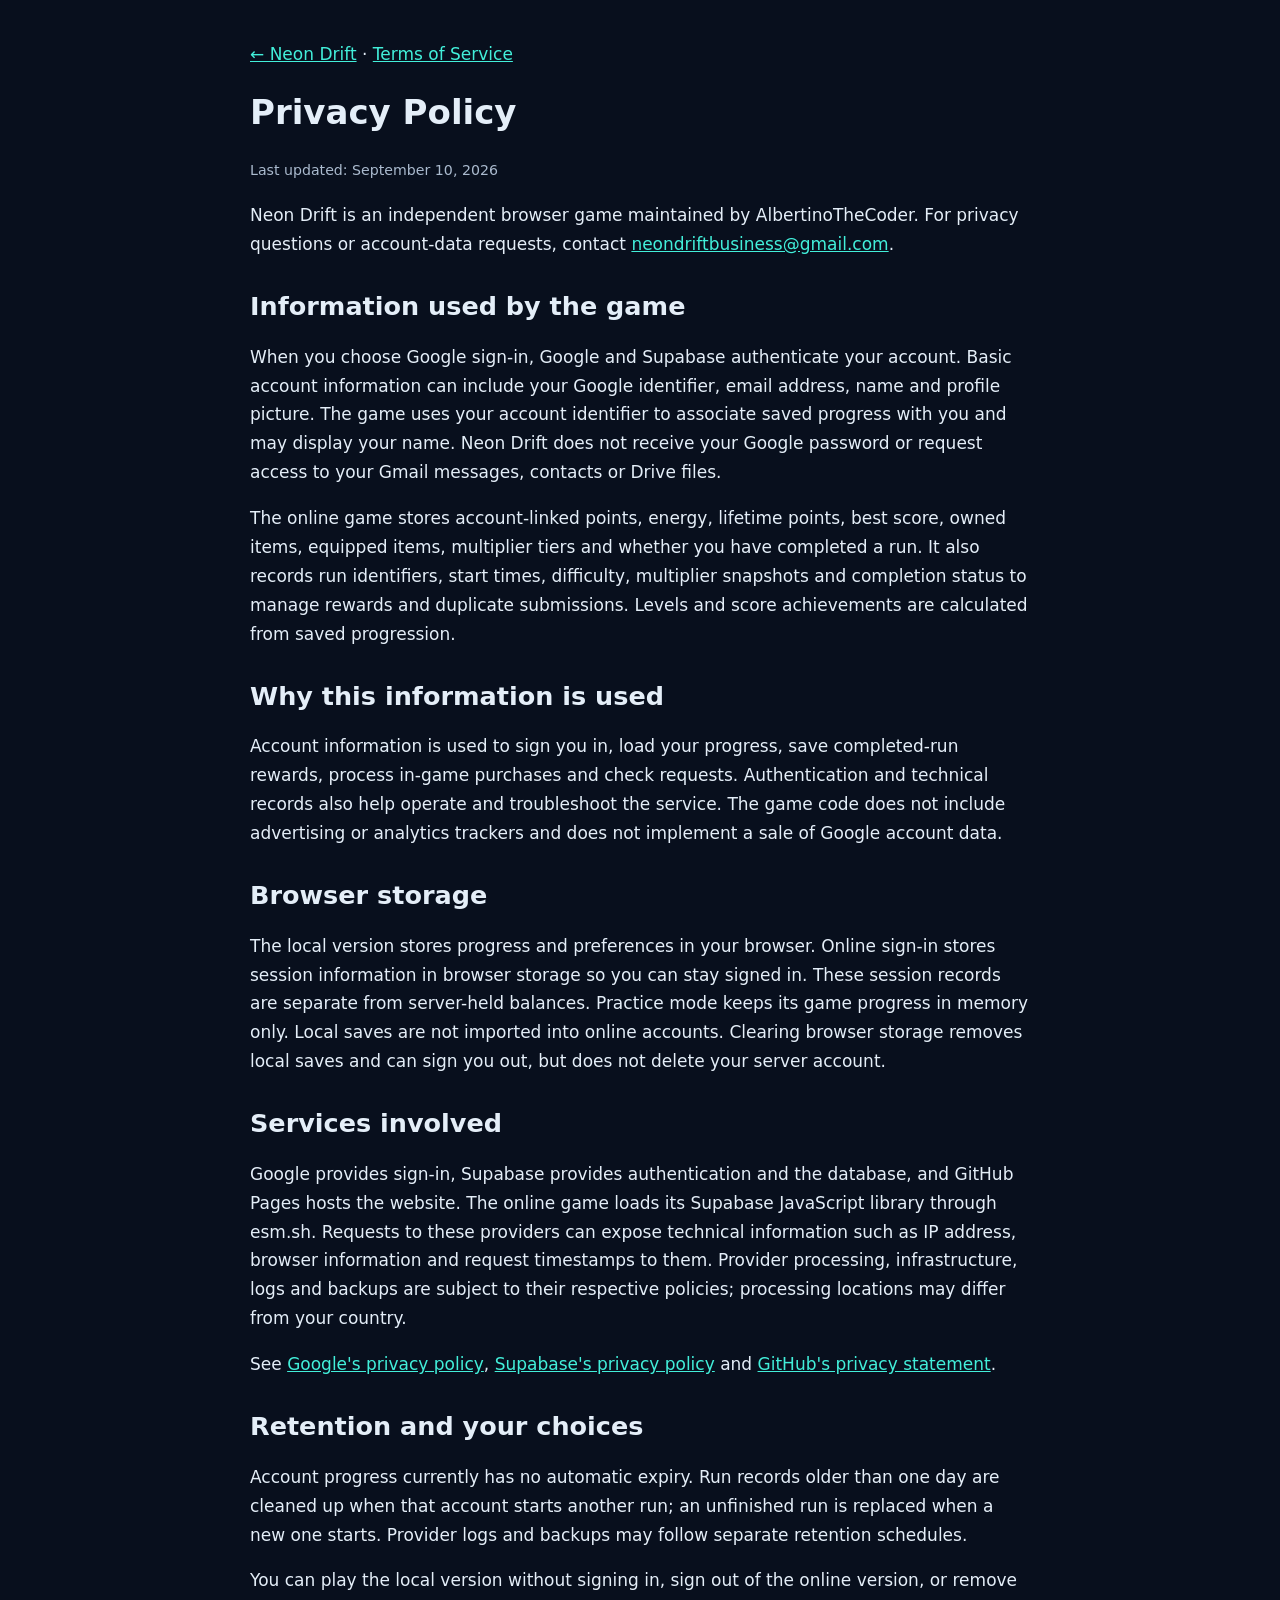
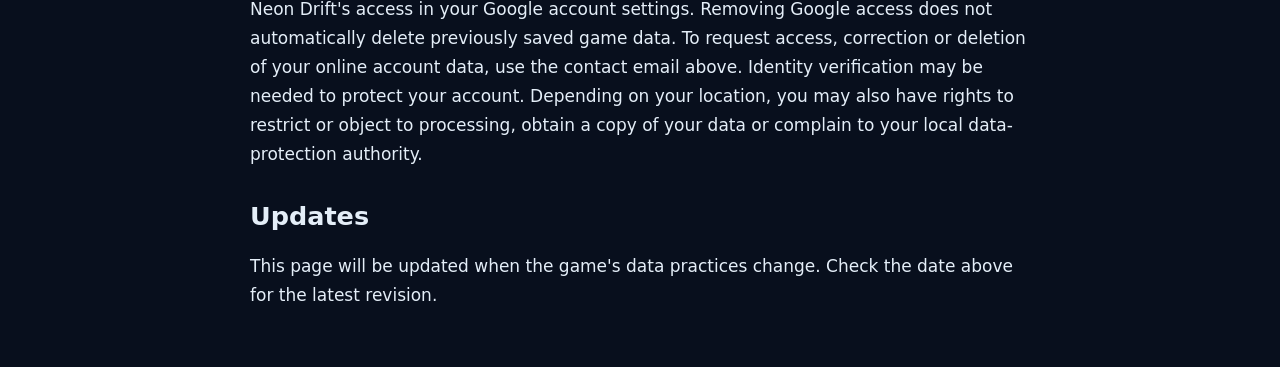
<file: privacy.html>
<!doctype html>
<html lang="en"><head><meta charset="utf-8"><meta name="viewport" content="width=device-width,initial-scale=1"><title>Privacy Policy · Neon Drift</title><style>body{color-scheme:dark;background:#080f1d;color:#e4eef8;font:17px/1.7 system-ui;margin:0}main{max-width:780px;margin:auto;padding:40px 24px}a{color:#42efda}h1,h2{line-height:1.2}h2{margin-top:32px}small{color:#aabace}</style></head><body><main>
<nav><a href="./">← Neon Drift</a> · <a href="terms.html">Terms of Service</a></nav>
<h1>Privacy Policy</h1><small>Last updated: September 10, 2026</small>
<p>Neon Drift is an independent browser game maintained by AlbertinoTheCoder. For privacy questions or account-data requests, contact <a href="mailto:neondriftbusiness@gmail.com">neondriftbusiness@gmail.com</a>.</p>
<h2>Information used by the game</h2>
<p>When you choose Google sign-in, Google and Supabase authenticate your account. Basic account information can include your Google identifier, email address, name and profile picture. The game uses your account identifier to associate saved progress with you and may display your name. Neon Drift does not receive your Google password or request access to your Gmail messages, contacts or Drive files.</p>
<p>The online game stores account-linked points, energy, lifetime points, best score, owned items, equipped items, multiplier tiers and whether you have completed a run. It also records run identifiers, start times, difficulty, multiplier snapshots and completion status to manage rewards and duplicate submissions. Levels and score achievements are calculated from saved progression.</p>
<h2>Why this information is used</h2>
<p>Account information is used to sign you in, load your progress, save completed-run rewards, process in-game purchases and check requests. Authentication and technical records also help operate and troubleshoot the service. The game code does not include advertising or analytics trackers and does not implement a sale of Google account data.</p>
<h2>Browser storage</h2>
<p>The local version stores progress and preferences in your browser. Online sign-in stores session information in browser storage so you can stay signed in. These session records are separate from server-held balances. Practice mode keeps its game progress in memory only. Local saves are not imported into online accounts. Clearing browser storage removes local saves and can sign you out, but does not delete your server account.</p>
<h2>Services involved</h2>
<p>Google provides sign-in, Supabase provides authentication and the database, and GitHub Pages hosts the website. The online game loads its Supabase JavaScript library through esm.sh. Requests to these providers can expose technical information such as IP address, browser information and request timestamps to them. Provider processing, infrastructure, logs and backups are subject to their respective policies; processing locations may differ from your country.</p>
<p>See <a href="https://policies.google.com/privacy">Google's privacy policy</a>, <a href="https://supabase.com/privacy">Supabase's privacy policy</a> and <a href="https://docs.github.com/en/site-policy/privacy-policies/github-general-privacy-statement">GitHub's privacy statement</a>.</p>
<h2>Retention and your choices</h2>
<p>Account progress currently has no automatic expiry. Run records older than one day are cleaned up when that account starts another run; an unfinished run is replaced when a new one starts. Provider logs and backups may follow separate retention schedules.</p>
<p>You can play the local version without signing in, sign out of the online version, or remove Neon Drift's access in your Google account settings. Removing Google access does not automatically delete previously saved game data. To request access, correction or deletion of your online account data, use the contact email above. Identity verification may be needed to protect your account. Depending on your location, you may also have rights to restrict or object to processing, obtain a copy of your data or complain to your local data-protection authority.</p>
<h2>Updates</h2>
<p>This page will be updated when the game's data practices change. Check the date above for the latest revision.</p>
</main></body></html>
</file>
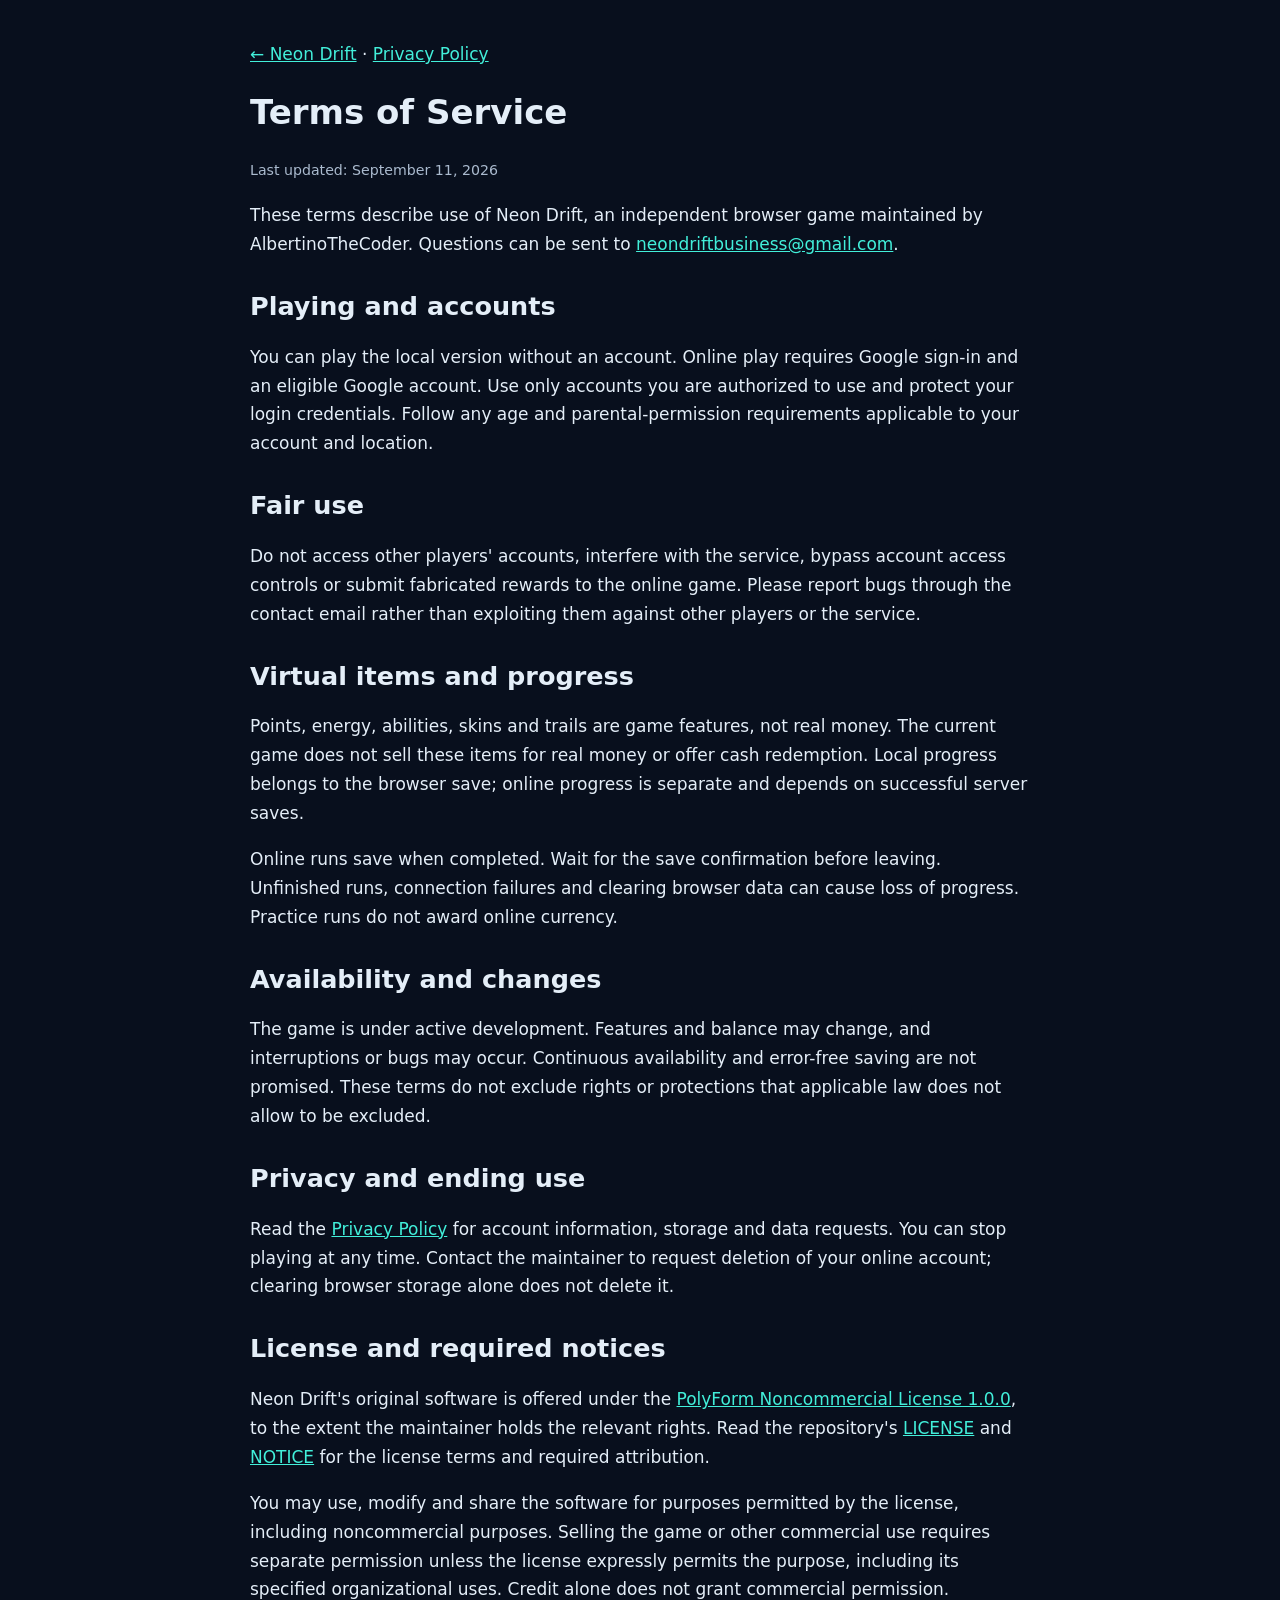
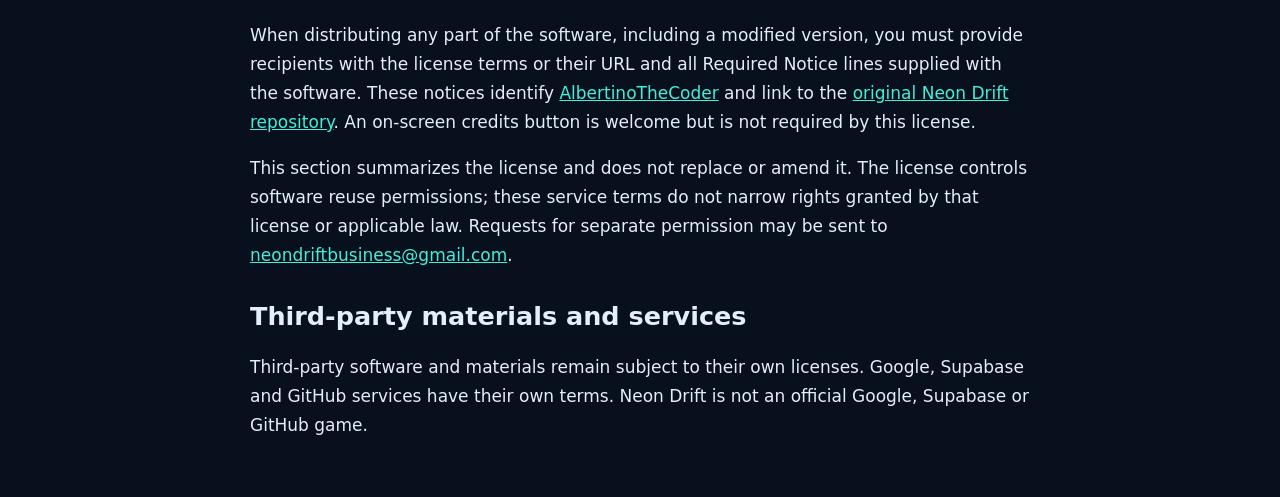
<file: terms.html>
<!doctype html>
<html lang="en"><head><meta charset="utf-8"><meta name="viewport" content="width=device-width,initial-scale=1"><title>Terms of Service · Neon Drift</title><style>body{color-scheme:dark;background:#080f1d;color:#e4eef8;font:17px/1.7 system-ui;margin:0}main{max-width:780px;margin:auto;padding:40px 24px}a{color:#42efda}h1,h2{line-height:1.2}h2{margin-top:32px}small{color:#aabace}</style></head><body><main>
<nav><a href="./">← Neon Drift</a> · <a href="privacy.html">Privacy Policy</a></nav>
<h1>Terms of Service</h1><small>Last updated: September 11, 2026</small>
<p>These terms describe use of Neon Drift, an independent browser game maintained by AlbertinoTheCoder. Questions can be sent to <a href="mailto:neondriftbusiness@gmail.com">neondriftbusiness@gmail.com</a>.</p>
<h2>Playing and accounts</h2>
<p>You can play the local version without an account. Online play requires Google sign-in and an eligible Google account. Use only accounts you are authorized to use and protect your login credentials. Follow any age and parental-permission requirements applicable to your account and location.</p>
<h2>Fair use</h2>
<p>Do not access other players' accounts, interfere with the service, bypass account access controls or submit fabricated rewards to the online game. Please report bugs through the contact email rather than exploiting them against other players or the service.</p>
<h2>Virtual items and progress</h2>
<p>Points, energy, abilities, skins and trails are game features, not real money. The current game does not sell these items for real money or offer cash redemption. Local progress belongs to the browser save; online progress is separate and depends on successful server saves.</p>
<p>Online runs save when completed. Wait for the save confirmation before leaving. Unfinished runs, connection failures and clearing browser data can cause loss of progress. Practice runs do not award online currency.</p>
<h2>Availability and changes</h2>
<p>The game is under active development. Features and balance may change, and interruptions or bugs may occur. Continuous availability and error-free saving are not promised. These terms do not exclude rights or protections that applicable law does not allow to be excluded.</p>
<h2>Privacy and ending use</h2>
<p>Read the <a href="privacy.html">Privacy Policy</a> for account information, storage and data requests. You can stop playing at any time. Contact the maintainer to request deletion of your online account; clearing browser storage alone does not delete it.</p>
<h2>License and required notices</h2>
<p>Neon Drift's original software is offered under the <a href="https://polyformproject.org/licenses/noncommercial/1.0.0">PolyForm Noncommercial License 1.0.0</a>, to the extent the maintainer holds the relevant rights. Read the repository's <a href="https://github.com/AlbertinoTheCoder/Neon-Drift/blob/main/LICENSE">LICENSE</a> and <a href="https://github.com/AlbertinoTheCoder/Neon-Drift/blob/main/NOTICE">NOTICE</a> for the license terms and required attribution.</p>
<p>You may use, modify and share the software for purposes permitted by the license, including noncommercial purposes. Selling the game or other commercial use requires separate permission unless the license expressly permits the purpose, including its specified organizational uses. Credit alone does not grant commercial permission.</p>
<p>When distributing any part of the software, including a modified version, you must provide recipients with the license terms or their URL and all Required Notice lines supplied with the software. These notices identify <a href="https://github.com/AlbertinoTheCoder">AlbertinoTheCoder</a> and link to the <a href="https://github.com/AlbertinoTheCoder/Neon-Drift">original Neon Drift repository</a>. An on-screen credits button is welcome but is not required by this license.</p>
<p>This section summarizes the license and does not replace or amend it. The license controls software reuse permissions; these service terms do not narrow rights granted by that license or applicable law. Requests for separate permission may be sent to <a href="mailto:neondriftbusiness@gmail.com">neondriftbusiness@gmail.com</a>.</p>
<h2>Third-party materials and services</h2>
<p>Third-party software and materials remain subject to their own licenses. Google, Supabase and GitHub services have their own terms. Neon Drift is not an official Google, Supabase or GitHub game.</p>
</main></body></html>
</file>
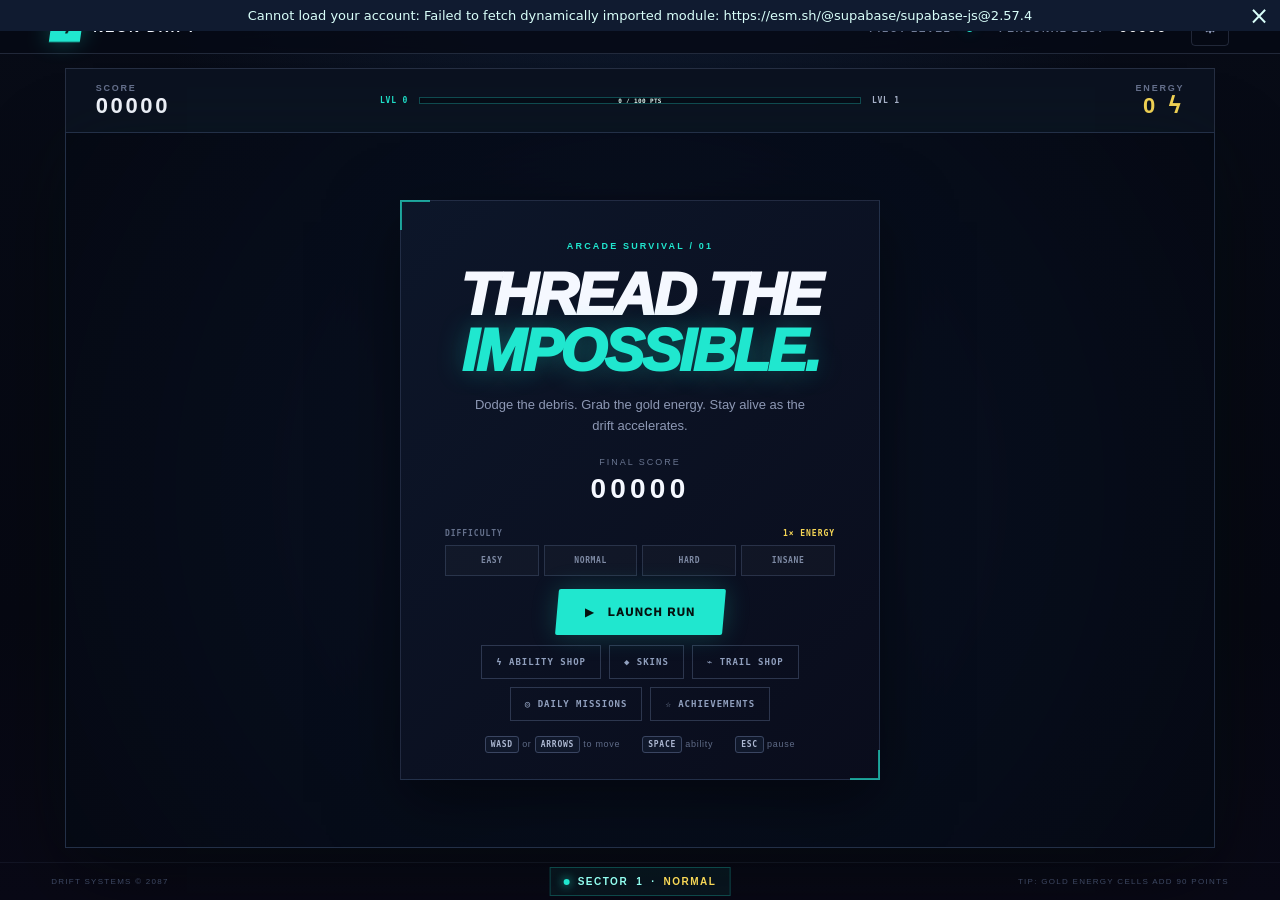
<file: neon-drift-online/play.html>
<!doctype html>
<html lang="en">
<head>
  <meta charset="utf-8"><meta name="viewport" content="width=device-width,initial-scale=1,maximum-scale=1"><meta name="theme-color" content="#070b16">
  <title>Neon Drift — Arcade Survival</title>
  <style>
    :root{--bg:#070b16;--panel:#0b1220;--line:rgba(147,165,205,.2);--ink:#f5f8ff;--dim:#77839e;--cyan:#20e7cf;--gold:#f7d756;--pink:#ed4eff;--red:#ff6179}
    *{box-sizing:border-box}html{background:var(--bg)}body{margin:0;color:var(--ink);font-family:"Arial Narrow","Roboto Condensed",Arial,sans-serif;background:radial-gradient(circle at 50% -20%,rgba(44,92,155,.23),transparent 42%),linear-gradient(180deg,#070b16,#060812 68%,#090916);min-height:100svh;overflow-x:hidden}button{-webkit-tap-highlight-color:transparent}.page{min-height:100svh;display:grid;grid-template-rows:auto 1fr auto}
    header{height:70px;border-bottom:1px solid var(--line);display:flex;align-items:center;justify-content:space-between;padding:0 clamp(18px,4vw,64px);background:rgba(6,10,21,.78);backdrop-filter:blur(14px)}.brand{font-weight:900;letter-spacing:.13em;display:flex;align-items:center;gap:11px;font-size:14px}.mark{width:31px;height:31px;color:#06110f;background:var(--cyan);display:grid;place-items:center;transform:skew(-8deg);font-size:18px;box-shadow:0 0 22px rgba(32,231,207,.3)}.actions{display:flex;align-items:center;gap:24px}.best,.pilot-level{color:#737e99;font-size:10px;font-weight:700;letter-spacing:.16em}.best strong,.pilot-level strong{color:#fff;font-size:15px;letter-spacing:.08em;margin-left:10px}.pilot-level strong{color:var(--cyan);text-shadow:0 0 14px rgba(32,231,207,.3)}.settings-button{width:38px;height:38px;display:grid;place-items:center;color:#8d99b7;border:1px solid var(--line);background:transparent;border-radius:4px;cursor:pointer;font-size:18px}.settings-button:hover,.settings-button:focus-visible{color:var(--cyan);background:rgba(32,231,207,.08);outline:1px solid var(--cyan)}
    .shell{width:min(1060px,calc(100% - 32px));margin:32px auto 26px;align-self:center}.scorebar{min-height:64px;display:grid;grid-template-columns:1fr auto 1fr;align-items:center;border:1px solid var(--line);border-bottom:0;background:var(--panel);padding:10px clamp(14px,3vw,30px)}.metric{display:flex;flex-direction:column;gap:2px}.metric span{font-size:9px;letter-spacing:.2em;color:#66718d;font-weight:800}.metric strong{font-size:22px;letter-spacing:.12em;line-height:1}.energy{align-items:flex-end}.energy strong{color:var(--gold)}.sector{border:1px solid rgba(32,231,207,.25);color:#93fff1;padding:8px 13px;font-size:10px;font-weight:900;letter-spacing:.15em;display:flex;align-items:center;gap:8px;background:rgba(32,231,207,.05)}.sector i{width:6px;height:6px;border-radius:50%;background:var(--cyan);box-shadow:0 0 10px var(--cyan)}
    .arena{position:relative;border:1px solid rgba(117,137,180,.26);box-shadow:0 28px 80px rgba(0,0,0,.43),0 0 70px rgba(32,231,207,.04);overflow:hidden;background:#071120}.arena:after{content:"";position:absolute;inset:0;pointer-events:none;background:repeating-linear-gradient(180deg,transparent 0 3px,rgba(0,0,0,.06) 3px 4px);mix-blend-mode:multiply}canvas{display:block;width:100%;aspect-ratio:900/560;max-height:calc(100svh - 254px);object-fit:contain;touch-action:none}
    .overlay{position:absolute;inset:0;z-index:2;display:grid;place-items:center;background:radial-gradient(circle,rgba(12,20,42,.52),rgba(5,8,18,.88));backdrop-filter:blur(2px);padding:18px}.overlay[hidden]{display:none}.card{width:min(480px,100%);text-align:center;padding:34px 30px 30px;border:1px solid rgba(111,134,181,.24);background:linear-gradient(135deg,rgba(13,23,43,.96),rgba(10,13,29,.96));box-shadow:0 22px 65px rgba(0,0,0,.5);position:relative}.card:before,.card:after{content:"";position:absolute;width:28px;height:28px;opacity:.65}.card:before{top:-1px;left:-1px;border-top:2px solid var(--cyan);border-left:2px solid var(--cyan)}.card:after{right:-1px;bottom:-1px;border-right:2px solid var(--cyan);border-bottom:2px solid var(--cyan)}
    .eyebrow{color:var(--cyan);font-size:9px;letter-spacing:.24em;font-weight:900}.eyebrow.danger{color:var(--red)}h1{font-size:clamp(35px,6vw,60px);line-height:.93;text-transform:uppercase;letter-spacing:-.045em;margin:14px 0 16px;font-style:italic;font-weight:950}h1 em{color:var(--cyan);font-style:inherit;text-shadow:0 0 28px rgba(32,231,207,.3)}.card p{color:#8d98b4;max-width:350px;margin:0 auto 24px;font-size:13px;line-height:1.6}.primary{height:46px;padding:0 28px;border:0;background:var(--cyan);color:#05110f;font-size:11px;font-weight:950;letter-spacing:.13em;border-radius:2px;box-shadow:0 0 25px rgba(32,231,207,.22);transform:skew(-5deg);cursor:pointer}.primary span{display:inline-flex;gap:9px;align-items:center;transform:skew(5deg)}.primary:hover,.primary:focus-visible{background:#63f7e5;outline:2px solid white;outline-offset:3px}.menu-buttons{display:flex;justify-content:center;gap:8px;margin-top:10px}.menu-buttons[hidden]{display:none}.menu-buttons button{height:34px;padding:0 14px;color:#91a0be;background:transparent;border:1px solid rgba(132,154,198,.28);font:800 9px ui-monospace,monospace;letter-spacing:.11em;cursor:pointer}.menu-buttons button:hover{color:var(--gold);border-color:rgba(247,215,86,.5)}.hints{margin-top:18px;display:flex;justify-content:center;flex-wrap:wrap;gap:12px 22px;color:#5f6b87;font-size:9px;letter-spacing:.08em}kbd{color:#adb8d2;border:1px solid #3a4561;padding:3px 5px;border-radius:3px;font:700 8px ui-monospace,monospace;background:#10182b}.final{display:flex;flex-direction:column;gap:6px;margin:-4px auto 24px}.final span{color:#697590;font-size:9px;letter-spacing:.22em}.final strong{font-size:28px;letter-spacing:.15em}.pause{position:absolute;z-index:3;right:16px;top:16px;min-width:44px;height:38px;padding:0 9px;color:#8c98b5;background:rgba(9,16,31,.75);border:1px solid var(--line);cursor:pointer;border-radius:4px;font:800 9px ui-monospace,monospace;letter-spacing:.08em}.pause[hidden]{display:none}.pause:hover{color:var(--cyan)}.ability{position:absolute;z-index:3;left:15px;bottom:15px;width:194px;height:43px;overflow:hidden;border:1px solid rgba(32,231,207,.48);background:rgba(7,17,32,.88);color:#9afff2;cursor:pointer;font:900 9px ui-monospace,monospace;letter-spacing:.1em;text-align:left;padding:0 12px}.ability[hidden]{display:none}.ability i{position:absolute;inset:0 auto 0 0;width:0;background:rgba(32,231,207,.16);transition:width .12s linear}.ability span{position:relative;z-index:1}.ability:not(:disabled):hover{background:rgba(32,231,207,.16);box-shadow:0 0 20px rgba(32,231,207,.18)}.ability:disabled{cursor:not-allowed;color:#6a7896;border-color:rgba(117,137,180,.25)}.ability.active{color:#071120;background:var(--cyan);box-shadow:0 0 28px rgba(32,231,207,.5)}
    .touch{display:none;justify-content:center;align-items:center;gap:10px;margin-top:14px}.touch div{display:flex;flex-direction:column;gap:6px}.touch button{width:50px;height:44px;border:1px solid var(--line);color:#9bffe8;background:#10182a;font-size:20px;border-radius:5px}.touch button:active{background:rgba(32,231,207,.18)}footer{min-height:48px;display:flex;justify-content:space-between;align-items:center;padding:0 clamp(18px,4vw,64px);color:#3d4862;font-size:8px;letter-spacing:.16em;border-top:1px solid rgba(112,129,167,.1)}
    .settings-modal,.shop-modal,.skins-modal{position:fixed;inset:0;z-index:20;display:grid;place-items:center;padding:18px;background:rgba(3,6,14,.78);backdrop-filter:blur(9px)}.settings-modal[hidden],.shop-modal[hidden],.skins-modal[hidden]{display:none}.settings-card,.shop-card{width:min(520px,100%);max-height:min(720px,92svh);overflow:auto;background:linear-gradient(145deg,#10192c,#090e1c);border:1px solid rgba(114,139,190,.3);box-shadow:0 30px 100px rgba(0,0,0,.7);padding:25px}.settings-head{display:flex;align-items:start;justify-content:space-between;border-bottom:1px solid var(--line);padding-bottom:18px}.settings-head span,.settings-section>span{display:block;color:var(--cyan);font:900 9px ui-monospace,monospace;letter-spacing:.2em}.settings-head h2{margin:5px 0 0;font-size:27px;letter-spacing:-.03em;text-transform:uppercase;font-style:italic}.close-settings{width:36px;height:36px;border:1px solid var(--line);background:transparent;color:#95a1bc;font-size:20px;cursor:pointer}.close-settings:hover{color:var(--cyan)}.settings-section{padding:20px 0;border-bottom:1px solid var(--line)}.volume-row{display:grid;grid-template-columns:90px 1fr 38px;align-items:center;gap:13px;margin-top:15px}.volume-row label{font-size:11px;font-weight:800;letter-spacing:.1em}.volume-row output{color:#8e9ab5;font:700 10px ui-monospace,monospace;text-align:right}input[type=range]{width:100%;accent-color:var(--cyan);cursor:pointer}.bind-grid{display:grid;grid-template-columns:1fr 1fr;gap:8px;margin-top:15px}.bind-row{min-height:42px;display:flex;align-items:center;justify-content:space-between;gap:10px;padding:6px 7px 6px 12px;background:rgba(255,255,255,.025);border:1px solid rgba(147,165,205,.12);font-size:10px;letter-spacing:.08em;color:#909bb5}.keybind{min-width:72px;height:29px;border:1px solid #3b4866;background:#111b30;color:#d7e0f5;font:800 9px ui-monospace,monospace;cursor:pointer}.keybind.listening{border-color:var(--gold);color:var(--gold);animation:pulse 1s infinite}.settings-actions{display:flex;gap:9px;flex-wrap:wrap;padding-top:20px}.secondary-button{min-height:38px;padding:0 15px;background:transparent;color:#9ba7c2;border:1px solid var(--line);font:800 9px ui-monospace,monospace;letter-spacing:.1em;cursor:pointer}.secondary-button:hover{color:var(--cyan);border-color:rgba(32,231,207,.45)}.credits{margin-top:12px;padding:15px;text-align:center;border:1px solid rgba(32,231,207,.22);color:#bdfff6;font-size:15px;letter-spacing:.08em;background:rgba(32,231,207,.05)}.credits[hidden]{display:none}.settings-note{color:#68748f;font-size:10px;line-height:1.5;margin:12px 0 0}.shop-balance{display:flex;align-items:center;justify-content:space-between;margin:18px 0 12px;padding:13px 15px;border:1px solid rgba(247,215,86,.25);background:rgba(247,215,86,.05);font:800 10px ui-monospace,monospace;letter-spacing:.12em;color:#8d98b4}.shop-balance strong{color:var(--gold);font-size:17px}.shop-items{display:grid;gap:9px}.shop-item{display:grid;grid-template-columns:42px 1fr auto;gap:12px;align-items:center;padding:13px;border:1px solid rgba(147,165,205,.14);background:rgba(255,255,255,.025)}.shop-icon{width:42px;height:42px;display:grid;place-items:center;border:1px solid rgba(32,231,207,.25);color:var(--cyan);font-size:19px;background:rgba(32,231,207,.05)}.shop-copy h3{margin:0 0 4px;font-size:12px;letter-spacing:.07em}.shop-copy p{margin:0;color:#6f7b97;font-size:10px;line-height:1.4}.buy-button{min-width:84px;height:34px;border:1px solid rgba(247,215,86,.35);background:transparent;color:var(--gold);font:900 9px ui-monospace,monospace;letter-spacing:.07em;cursor:pointer}.buy-button:hover:not(:disabled){background:rgba(247,215,86,.1)}.buy-button.equipped{color:#07120f;background:var(--cyan);border-color:var(--cyan)}.buy-button:disabled{opacity:.38;cursor:not-allowed}@keyframes pulse{50%{box-shadow:0 0 16px rgba(247,215,86,.25)}}
    @media(max-width:720px){header{height:60px}.best{display:none}.pilot-level{font-size:0}.pilot-level:before{content:"LVL";font-size:8px}.pilot-level strong{font-size:14px;margin-left:6px}.shell{width:calc(100% - 18px);margin:18px auto}.scorebar{min-height:54px}.metric strong{font-size:17px}.sector{font-size:8px;padding:7px 9px}canvas{max-height:none}.card{padding:25px 18px 22px}h1{font-size:36px}.card p{font-size:12px;margin-bottom:18px}.hints{display:none}.touch{display:flex}footer{display:none}.settings-card{padding:20px}.bind-grid{grid-template-columns:1fr}}@media(max-height:700px) and (min-width:721px){.shell{margin:12px auto}header{height:54px}.scorebar{min-height:50px}.card{transform:scale(.82)}footer{display:none}}
  </style>
  <style>
    .shop-balance>span{display:flex;align-items:center;gap:9px}.shop-balance small{color:#78849d;font:800 8px ui-monospace,monospace;letter-spacing:.12em}.points-balance strong{color:#a9b8ff}.score-multiplier.current{border-color:rgba(237,78,255,.5);background:rgba(237,78,255,.06)}.score-multiplier.current strong{color:#f4a0ff}.score-multiplier.current button{background:var(--pink);border-color:var(--pink);color:#130516}
  </style>
  <style>
    .achievements-modal{position:fixed;inset:0;z-index:20;display:grid;place-items:center;padding:18px;background:rgba(3,6,14,.78);backdrop-filter:blur(9px)}.achievements-modal[hidden]{display:none}.achievement-progress{display:flex;justify-content:space-between;align-items:center;margin:18px 0 12px;padding:13px 15px;border:1px solid rgba(169,184,255,.25);background:rgba(169,184,255,.05);color:#7f8ba6;font:800 9px ui-monospace,monospace;letter-spacing:.12em}.achievement-progress strong{color:#bfcaff;font-size:15px}.achievement-list{display:grid;gap:7px}.achievement-row{display:grid;grid-template-columns:38px 1fr auto;align-items:center;gap:11px;padding:10px 12px;border:1px solid rgba(147,165,205,.13);background:rgba(255,255,255,.022)}.achievement-row.locked{opacity:.42}.achievement-badge{width:36px;height:36px;display:grid;place-items:center;border:1px solid rgba(247,215,86,.3);color:var(--gold);font-size:16px}.achievement-info strong{display:block;font-size:11px;letter-spacing:.05em}.achievement-info small{display:block;margin-top:3px;color:#6d7994;font-size:9px}.achievement-state{color:var(--cyan);font:900 8px ui-monospace,monospace;letter-spacing:.1em}.achievement-toast{position:fixed;z-index:40;left:50%;bottom:28px;transform:translate(-50%,18px);min-width:min(380px,calc(100% - 32px));padding:13px 16px;border:1px solid rgba(247,215,86,.5);background:rgba(10,15,29,.96);box-shadow:0 18px 60px rgba(0,0,0,.6),0 0 25px rgba(247,215,86,.12);opacity:0;pointer-events:none;transition:.28s ease}.achievement-toast.show{opacity:1;transform:translate(-50%,0)}.achievement-toast span{display:block;color:var(--gold);font:900 8px ui-monospace,monospace;letter-spacing:.18em}.achievement-toast strong{display:block;margin-top:4px;font-size:14px;letter-spacing:.04em}
  </style>
  <style>
    .achievement-row.unlocked{animation:achievementReveal .48s cubic-bezier(.2,.8,.2,1) both;animation-delay:var(--delay)}.achievement-row.unlocked .achievement-badge{animation:badgeSpark .65s ease both;animation-delay:calc(var(--delay) + .12s)}.achievement-toast.show strong{animation:toastPop .42s cubic-bezier(.2,1.5,.4,1)}.achievement-reset{width:100%;height:38px;margin-top:15px;border:1px solid rgba(255,97,121,.3);background:transparent;color:#d97a8a;font:900 9px ui-monospace,monospace;letter-spacing:.12em;cursor:pointer}.achievement-reset:hover{border-color:var(--red);color:#ff91a4;background:rgba(255,97,121,.05)}.reset-confirm{margin-top:10px;padding:14px;border:1px solid rgba(255,97,121,.32);background:rgba(255,97,121,.055);text-align:center}.reset-confirm[hidden]{display:none}.reset-confirm p{margin:0 0 12px;color:#e6a7b2;font-size:11px}.reset-confirm div{display:flex;justify-content:center;gap:8px}.reset-confirm button{height:32px;padding:0 13px;border:1px solid var(--line);background:transparent;color:#9aa6bf;font:800 8px ui-monospace,monospace;letter-spacing:.08em;cursor:pointer}.reset-confirm .confirm-reset{border-color:rgba(255,97,121,.5);color:#ff8ba0}.reset-confirm .confirm-reset:hover{background:var(--red);color:#180408}@keyframes achievementReveal{from{opacity:0;transform:translateX(-12px)}to{opacity:1;transform:none}}@keyframes badgeSpark{0%{transform:scale(.65) rotate(-12deg);box-shadow:0 0 0 rgba(247,215,86,0)}60%{transform:scale(1.16) rotate(4deg);box-shadow:0 0 24px rgba(247,215,86,.34)}100%{transform:none;box-shadow:none}}@keyframes toastPop{0%{transform:scale(.86);opacity:0}100%{transform:none;opacity:1}}
  </style>
  <style>
    .difficulty-picker{margin:0 auto 13px;max-width:390px}.difficulty-picker[hidden]{display:none}.difficulty-label{display:flex;justify-content:space-between;margin-bottom:7px;color:#65718c;font:800 8px ui-monospace,monospace;letter-spacing:.12em}.difficulty-label strong{color:var(--gold)}.difficulty-options{display:grid;grid-template-columns:repeat(4,1fr);gap:5px}.difficulty-options button{height:31px;border:1px solid rgba(130,151,194,.22);background:rgba(255,255,255,.025);color:#7f8ba5;font:900 8px ui-monospace,monospace;letter-spacing:.08em;cursor:pointer}.difficulty-options button:hover{color:#fff;border-color:rgba(255,255,255,.4)}.difficulty-options button.selected{color:#07120f;background:var(--cyan);border-color:var(--cyan)}.difficulty-options button[data-difficulty=hard].selected{background:var(--gold);border-color:var(--gold)}.difficulty-options button[data-difficulty=insane].selected{background:var(--red);border-color:var(--red)}#difficultyBadge{color:var(--gold)}
  </style>
  <style>
    .shop-subhead{display:flex;align-items:center;justify-content:space-between;margin:21px 0 10px;color:var(--cyan);font:900 9px ui-monospace,monospace;letter-spacing:.18em}.shop-subhead small{color:#697590;font-size:8px;letter-spacing:.08em}.multiplier-grid{display:grid;grid-template-columns:repeat(3,1fr);gap:8px}.multiplier-card{min-height:76px;padding:10px;border:1px solid rgba(147,165,205,.15);background:rgba(255,255,255,.025);display:flex;flex-direction:column;justify-content:space-between;gap:8px}.multiplier-card strong{font:900 18px ui-monospace,monospace;color:#dce5f8}.multiplier-card button{height:26px;border:1px solid rgba(247,215,86,.35);background:transparent;color:var(--gold);font:900 8px ui-monospace,monospace;letter-spacing:.08em;cursor:pointer}.multiplier-card button:disabled{opacity:.35;cursor:not-allowed}.multiplier-card.current{border-color:rgba(32,231,207,.48);background:rgba(32,231,207,.06)}.multiplier-card.current strong{color:var(--cyan)}.multiplier-card.current button{color:#07120f;background:var(--cyan);border-color:var(--cyan);opacity:1}@media(max-width:480px){.multiplier-grid{grid-template-columns:repeat(2,1fr)}}
  </style>
  <style>
    .skin-grid{display:grid;grid-template-columns:repeat(5,1fr);gap:7px}.skin-card{min-width:0;padding:10px 6px 7px;border:1px solid rgba(147,165,205,.15);background:rgba(255,255,255,.025);color:#8c98b4;text-align:center;cursor:pointer}.skin-card:hover:not(:disabled){border-color:var(--skin);color:#fff}.skin-card.selected{border-color:var(--skin);background:color-mix(in srgb,var(--skin) 10%,transparent);box-shadow:inset 0 0 18px color-mix(in srgb,var(--skin) 8%,transparent)}.skin-card.premium{border-color:color-mix(in srgb,var(--skin) 28%,transparent);background:linear-gradient(145deg,color-mix(in srgb,var(--skin) 7%,transparent),rgba(255,255,255,.02))}.skin-card:disabled{opacity:.38;cursor:not-allowed}.skin-card.selected:disabled{opacity:1}.skin-preview{width:38px;height:38px;margin:0 auto 7px;display:grid;place-items:center;color:var(--skin);font-size:24px;text-shadow:0 0 14px var(--skin)}.premium .skin-preview{animation:premiumSkinGlow 1.8s ease-in-out infinite}.skin-card strong{display:block;overflow:hidden;text-overflow:ellipsis;font:900 8px ui-monospace,monospace;letter-spacing:.07em;white-space:nowrap}.skin-card small{display:block;margin-top:4px;color:var(--skin);font:900 7px ui-monospace,monospace;letter-spacing:.08em}@keyframes premiumSkinGlow{50%{transform:scale(1.12);filter:brightness(1.35)}}@media(max-width:480px){.skin-grid{grid-template-columns:repeat(3,1fr)}}
  </style>
  <style>
    .settings-card,.shop-card{scrollbar-width:none;-ms-overflow-style:none}.settings-card::-webkit-scrollbar,.shop-card::-webkit-scrollbar{display:none;width:0;height:0}.overlay:not([hidden]),.settings-modal:not([hidden]),.shop-modal:not([hidden]),.skins-modal:not([hidden]),.achievements-modal:not([hidden]){animation:menuBackdropIn .24s ease-out both}.overlay:not([hidden]) .card,.settings-modal:not([hidden]) .settings-card,.shop-modal:not([hidden]) .shop-card,.skins-modal:not([hidden]) .shop-card,.achievements-modal:not([hidden]) .shop-card{animation:menuPanelIn .38s cubic-bezier(.2,.85,.25,1) both}.reset-confirm:not([hidden]),.credits:not([hidden]){animation:menuPanelIn .28s cubic-bezier(.2,.85,.25,1) both}.menu-closing{pointer-events:none;animation:menuBackdropOut .22s ease-in both!important}.menu-closing .card,.menu-closing .settings-card,.menu-closing .shop-card{animation:menuPanelOut .2s cubic-bezier(.5,0,.8,.3) both!important}.reset-confirm.menu-closing,.credits.menu-closing{animation:menuPanelOut .2s cubic-bezier(.5,0,.8,.3) both!important}.overlay.menu-returning{animation:menuReturnBackdropIn .28s ease-out both!important}.overlay.menu-returning .card{animation:menuReturnPanelIn .42s cubic-bezier(.16,1.18,.3,1) both!important}@keyframes menuBackdropIn{from{opacity:0}to{opacity:1}}@keyframes menuBackdropOut{from{opacity:1}to{opacity:0}}@keyframes menuPanelIn{from{opacity:0;transform:translateY(14px) scale(.975);filter:blur(4px)}to{opacity:1;transform:none;filter:none}}@keyframes menuPanelOut{from{opacity:1;transform:none;filter:none}to{opacity:0;transform:translateY(10px) scale(.98);filter:blur(3px)}}@keyframes menuReturnBackdropIn{from{opacity:.25}to{opacity:1}}@keyframes menuReturnPanelIn{from{opacity:0;transform:translateY(20px) scale(.9);filter:blur(5px)}70%{opacity:1;transform:translateY(-2px) scale(1.018);filter:none}to{opacity:1;transform:none;filter:none}}@media(prefers-reduced-motion:reduce){.overlay:not([hidden]),.settings-modal:not([hidden]),.shop-modal:not([hidden]),.skins-modal:not([hidden]),.achievements-modal:not([hidden]),.overlay:not([hidden]) .card,.settings-modal:not([hidden]) .settings-card,.shop-modal:not([hidden]) .shop-card,.skins-modal:not([hidden]) .shop-card,.achievements-modal:not([hidden]) .shop-card,.reset-confirm:not([hidden]),.credits:not([hidden]),.menu-closing,.menu-closing .card,.menu-closing .settings-card,.menu-closing .shop-card,.overlay.menu-returning,.overlay.menu-returning .card{animation:none}}
  </style>
  <style>
    .pilot-progress{width:min(560px,52vw);display:grid;grid-template-columns:auto minmax(120px,1fr) auto;align-items:center;gap:11px;color:#75809a;font:900 8px ui-monospace,monospace;letter-spacing:.1em}.pilot-progress>span:first-child{color:var(--cyan)}.pilot-progress>span:last-child{color:#aeb8cf}.pilot-progress-track{position:relative;height:7px;overflow:hidden;border:1px solid rgba(32,231,207,.28);background:#0a1221;box-shadow:inset 0 0 8px rgba(0,0,0,.55)}.pilot-progress-track i{position:absolute;inset:0 auto 0 0;width:0;background:linear-gradient(90deg,var(--cyan),#63f7e5);box-shadow:0 0 14px rgba(32,231,207,.5);transition:width .45s cubic-bezier(.2,.8,.2,1)}.pilot-progress-track small{position:absolute;inset:0;display:grid;place-items:center;color:#e8fffb;font-size:6px;line-height:1;text-shadow:0 1px 3px #000;letter-spacing:.06em}@media(max-width:720px){footer{display:flex;min-height:48px;padding:0 12px;justify-content:center}footer>span{display:none}.pilot-progress{width:100%;grid-template-columns:auto minmax(100px,1fr) auto}}@media(max-height:700px) and (min-width:721px){footer{display:flex;min-height:38px}.pilot-progress{width:min(560px,64vw)}}
  </style>
  <style>
    .level-up-celebration{position:fixed;inset:0;z-index:60;display:grid;place-items:center;overflow:hidden;pointer-events:none;opacity:0}.level-up-celebration:before,.level-up-celebration:after{content:"";position:absolute;width:min(430px,82vw);aspect-ratio:1;border:2px solid var(--cyan);border-radius:50%;opacity:0;box-shadow:0 0 36px rgba(32,231,207,.32),inset 0 0 36px rgba(32,231,207,.18)}.level-up-core{text-align:center;position:relative;opacity:0;filter:drop-shadow(0 0 25px rgba(32,231,207,.48))}.level-up-core span{display:block;color:var(--gold);font:950 13px ui-monospace,monospace;letter-spacing:.34em}.level-up-core strong{display:block;margin:-4px 0 -8px;color:#fff;font:950 clamp(90px,19vw,180px)/1 "Arial Narrow",Arial,sans-serif;font-style:italic;text-shadow:4px 0 var(--pink),-4px 0 var(--cyan),0 0 42px rgba(255,255,255,.38)}.level-up-core small{display:block;color:#a9fff4;font:900 10px ui-monospace,monospace;letter-spacing:.22em}.level-up-celebration.show{animation:levelUpVeil 2.6s ease both}.level-up-celebration.show:before{animation:levelRing 1.25s .1s cubic-bezier(.1,.7,.2,1) both}.level-up-celebration.show:after{animation:levelRing 1.25s .28s cubic-bezier(.1,.7,.2,1) both}.level-up-celebration.show .level-up-core{animation:levelCore 2.35s .08s cubic-bezier(.16,1,.3,1) both}@keyframes levelUpVeil{0%,100%{opacity:0;background:rgba(3,7,16,0)}12%,78%{opacity:1;background:radial-gradient(circle,rgba(20,75,92,.34),rgba(3,7,16,.72) 55%,rgba(3,7,16,.16))}}@keyframes levelRing{0%{opacity:0;transform:scale(.18) rotate(-18deg)}35%{opacity:.95}100%{opacity:0;transform:scale(1.65) rotate(22deg)}}@keyframes levelCore{0%{opacity:0;transform:scale(.45) translateY(25px);filter:blur(12px)}18%{opacity:1;transform:scale(1.12) translateY(0);filter:blur(0) drop-shadow(0 0 25px rgba(32,231,207,.48))}28%,76%{opacity:1;transform:scale(1)}100%{opacity:0;transform:scale(1.08) translateY(-15px);filter:blur(5px)}}@media(prefers-reduced-motion:reduce){.level-up-celebration.show{opacity:1;animation:levelUpVeil 2.6s ease both}.level-up-celebration.show:before,.level-up-celebration.show:after{display:none}.level-up-celebration.show .level-up-core{animation:none;opacity:1}}
  </style>
  <style>
    .scorebar .pilot-progress{width:min(520px,52vw)}footer{position:relative}footer .sector{position:absolute;left:50%;transform:translateX(-50%)}@media(max-width:720px){.scorebar{grid-template-columns:auto minmax(0,1fr) auto;gap:8px}.scorebar .pilot-progress{width:100%;grid-template-columns:auto minmax(48px,1fr) auto;gap:4px}.scorebar .pilot-progress>span{font-size:6px;letter-spacing:.04em}.scorebar .pilot-progress-track small{font-size:5px}footer .sector{font-size:8px;padding:7px 12px}}@media(max-width:420px){.scorebar{gap:5px;padding-inline:8px}.scorebar .pilot-progress{gap:3px}.scorebar .pilot-progress>span{font-size:5px}.scorebar .pilot-progress-track small{font-size:4.5px}}
  </style>
  <style>
    .menu-buttons{flex-wrap:wrap}.mission-list{display:grid;gap:10px}.mission-item{display:grid;grid-template-columns:1fr auto;gap:14px;align-items:center;padding:14px;border:1px solid rgba(147,165,205,.14);background:rgba(255,255,255,.025)}.mission-item.complete{border-color:rgba(247,215,86,.4);background:rgba(247,215,86,.045)}.mission-copy strong{font-size:11px;letter-spacing:.07em}.mission-copy p{margin:4px 0 9px;color:#74809b;font-size:9px}.mission-copy>div{height:5px;background:#08101e;border:1px solid rgba(147,165,205,.16);overflow:hidden}.mission-copy i{display:block;height:100%;background:linear-gradient(90deg,var(--cyan),var(--gold));box-shadow:0 0 10px rgba(32,231,207,.4)}.mission-date{color:var(--gold)!important}.trail-shop-item .shop-icon{font-size:23px;text-shadow:0 0 13px currentColor}@media(max-width:480px){.mission-item{grid-template-columns:1fr}.mission-item .buy-button{width:100%}}
  </style>
  <style>
    /* Fit the full playfield to the viewport instead of capping it at 1060px. */
    @media (min-width:721px) {
      header{height:54px}
      footer{min-height:38px}
      .shell{width:min(calc(100% - 32px),calc((100svh - 184px) * 1.607142857));margin:12px auto}
      canvas{width:100%;height:auto;max-height:none;aspect-ratio:900/560}
    }
    @media (min-width:721px) and (max-height:700px) {
      .shell{width:min(calc(100% - 24px),calc((100svh - 132px) * 1.607142857))}
    }
  </style>
</head>
<body><div class="page">
  <header><div class="brand"><span class="mark">ϟ</span>NEON DRIFT</div><div class="actions"><span class="pilot-level">PILOT LEVEL <strong id="playerLevel">0</strong></span><span class="best">PERSONAL BEST <strong id="best">00000</strong></span><button class="settings-button" id="settingsButton" aria-label="Open settings">⚙</button></div></header>
  <main class="shell"><div class="scorebar" aria-live="polite"><div class="metric"><span>SCORE</span><strong id="score">00000</strong></div><div class="pilot-progress" id="pilotProgress" role="progressbar" aria-label="Progress to next pilot level" aria-valuemin="0" aria-valuemax="100" aria-valuenow="0"><span id="pilotProgressCurrent">LVL 0</span><div class="pilot-progress-track"><i id="pilotProgressFill"></i><small id="pilotProgressText">0 / 100 PTS</small></div><span id="pilotProgressNext">LVL 1</span></div><div class="metric energy"><span>ENERGY</span><strong><b id="energy">0</b> ϟ</strong></div></div>
    <div class="arena"><canvas id="game" width="900" height="560" aria-label="Game area. Move with arrow keys, WASD, or touch controls."></canvas><button class="pause" id="pause" aria-label="Pause game" hidden>ESC</button><button class="ability" id="ability" aria-label="Activate equipped special ability" hidden><i id="abilityFill"></i><span id="abilityText">SPACE · OVERDRIVE</span></button>
      <div class="overlay" id="overlay"><div class="card"><span class="eyebrow" id="eyebrow">ARCADE SURVIVAL / 01</span><h1 id="title">Thread the<br><em>impossible.</em></h1><p id="copy">Dodge the debris. Grab the gold energy. Stay alive as the drift accelerates.</p><div class="final" id="final" hidden><span>FINAL SCORE</span><strong id="finalScore">00000</strong></div><div class="difficulty-picker" id="difficultyPicker"><div class="difficulty-label"><span>DIFFICULTY</span><strong id="difficultyReward">1× ENERGY</strong></div><div class="difficulty-options"><button data-difficulty="easy">EASY</button><button data-difficulty="normal">NORMAL</button><button data-difficulty="hard">HARD</button><button data-difficulty="insane">INSANE</button></div></div><button class="primary" id="action"><span>▶ &nbsp; LAUNCH RUN</span></button><div class="menu-buttons" id="menuButtons"><button id="shopButton">ϟ ABILITY SHOP</button><button id="skinsButton">◆ SKINS</button><button id="trailsButton">⌁ TRAIL SHOP</button><button id="missionsButton">◎ DAILY MISSIONS</button><button id="achievementsButton">☆ ACHIEVEMENTS</button><button id="mainMenuButton" hidden>MAIN MENU</button></div><div class="hints" id="hints"><span><kbd>WASD</kbd> or <kbd>ARROWS</kbd> to move</span><span><kbd>SPACE</kbd> ability</span><span><kbd>ESC</kbd> pause</span></div></div></div>
    </div>
    <div class="touch" aria-label="Touch controls"><button data-key="arrowleft" aria-label="Move left">←</button><div><button data-key="arrowup" aria-label="Move up">↑</button><button data-key="arrowdown" aria-label="Move down">↓</button></div><button data-key="arrowright" aria-label="Move right">→</button></div>
  </main><footer><span>DRIFT SYSTEMS © 2087</span><div class="sector"><i></i> SECTOR <b id="level">1</b> · <b id="difficultyBadge">NORMAL</b></div><span>TIP: GOLD ENERGY CELLS ADD 90 POINTS</span></footer>
</div>
<div class="settings-modal" id="settingsModal" hidden>
  <section class="settings-card" role="dialog" aria-modal="true" aria-labelledby="settingsTitle">
    <div class="settings-head"><div><span>DRIFT SYSTEMS</span><h2 id="settingsTitle">Settings</h2></div><button class="close-settings" id="closeSettings" aria-label="Close settings">×</button></div>
    <div class="settings-section"><span>AUDIO MIX</span>
      <div class="volume-row"><label for="masterVolume">MASTER</label><input id="masterVolume" type="range" min="0" max="100" value="80"><output id="masterValue">80%</output></div>
      <div class="volume-row"><label for="musicVolume">MUSIC</label><input id="musicVolume" type="range" min="0" max="100" value="100"><output id="musicValue">100%</output></div>
      <div class="volume-row"><label for="sfxVolume">SFX</label><input id="sfxVolume" type="range" min="0" max="100" value="75"><output id="sfxValue">75%</output></div>
    </div>
    <div class="settings-section"><span>KEYBINDS</span><div class="bind-grid">
      <div class="bind-row">MOVE UP <button class="keybind" data-bind="up">W</button></div><div class="bind-row">MOVE DOWN <button class="keybind" data-bind="down">S</button></div>
      <div class="bind-row">MOVE LEFT <button class="keybind" data-bind="left">A</button></div><div class="bind-row">MOVE RIGHT <button class="keybind" data-bind="right">D</button></div>
      <div class="bind-row">ABILITY <button class="keybind" data-bind="boost">SPACE</button></div><div class="bind-row">PAUSE <button class="keybind" data-bind="pause">ESC</button></div>
    </div><p class="settings-note">Click a key, then press your new binding. Arrow keys always remain available for movement.</p></div>
    <div class="settings-actions"><button class="secondary-button" id="resetKeys">RESET KEYBINDS</button><button class="secondary-button" id="creditsButton">CREDITS</button><a class="secondary-button" href="./" style="display:inline-flex;align-items:center;text-decoration:none">← BACK TO ACCOUNT</a></div>
    <p class="settings-note">Returning to your account ends an unfinished run without saving its rewards.</p>
    <div class="credits" id="creditsReveal" hidden>ChatGPT</div>
  </section>
</div>
<div class="shop-modal" id="shopModal" hidden>
  <section class="shop-card" role="dialog" aria-modal="true" aria-labelledby="shopTitle">
    <div class="settings-head"><div><span>ENERGY EXCHANGE</span><h2 id="shopTitle">Ability Shop</h2></div><button class="close-settings" id="closeShop" aria-label="Close shop">×</button></div>
    <div class="shop-balance"><span><small>ENERGY</small><strong><b id="shopBalance">0</b> ϟ</strong></span><span class="points-balance"><small>POINTS</small><strong><b id="pointsBalance">0</b> PTS</strong></span></div>
    <div class="shop-items" id="shopItems"></div>
    <div class="shop-subhead"><span>ENERGY MULTIPLIER</span><small>BUY WITH POINTS · IN ORDER</small></div>
    <div class="multiplier-grid" id="multiplierItems"></div>
    <div class="shop-subhead"><span>SCORE MULTIPLIER</span><small>BUY WITH ENERGY · IN ORDER</small></div>
    <div class="multiplier-grid" id="scoreMultiplierItems"></div>
    <p class="settings-note">Completed runs bank their score as points. All currencies and purchases are saved on this device.</p>
  </section>
</div>
<div class="skins-modal" id="skinsModal" hidden>
  <section class="shop-card" role="dialog" aria-modal="true" aria-labelledby="skinsTitle">
    <div class="settings-head"><div><span>SHIP CUSTOMIZATION</span><h2 id="skinsTitle">Skins</h2></div><button class="close-settings" id="closeSkins" aria-label="Close skins">×</button></div>
    <div class="shop-balance"><span><small>GOLD ENERGY</small><strong><b id="skinBalance">0</b> ϟ</strong></span><span><small>PREMIUM</small><strong>CHEAP + FLASHY</strong></span></div>
    <div class="shop-subhead"><span>FREE SHIP SKINS</span><small>ALL UNLOCKED · EQUIP ANY</small></div>
    <div class="skin-grid" id="freeSkinItems"></div>
    <div class="shop-subhead"><span>PREMIUM SHIP SKINS</span><small>BUY ONCE WITH GOLD ENERGY</small></div>
    <div class="skin-grid" id="premiumSkinItems"></div>
    <p class="settings-note">Skins are purely cosmetic. Premium styles include animated effects and special trails. Purchases and your equipped choice are saved on this device.</p>
  </section>
</div>
<div class="shop-modal" id="trailsModal" hidden>
  <section class="shop-card" role="dialog" aria-modal="true" aria-labelledby="trailsTitle">
    <div class="settings-head"><div><span>WAKE CUSTOMIZATION</span><h2 id="trailsTitle">Trail Shop</h2></div><button class="close-settings" id="closeTrails" aria-label="Close trail shop">×</button></div>
    <div class="shop-balance"><span><small>GOLD ENERGY</small><strong><b id="trailBalance">0</b> ϟ</strong></span><span><small>EQUIP</small><strong>ONE TRAIL</strong></span></div>
    <div class="shop-items" id="trailItems"></div>
    <p class="settings-note">Trails are permanent cosmetic unlocks saved on this device.</p>
  </section>
</div>
<div class="shop-modal" id="missionsModal" hidden>
  <section class="shop-card" role="dialog" aria-modal="true" aria-labelledby="missionsTitle">
    <div class="settings-head"><div><span class="mission-date" id="missionDate">TODAY</span><h2 id="missionsTitle">Daily Missions</h2></div><button class="close-settings" id="closeMissions" aria-label="Close daily missions">×</button></div>
    <div class="shop-balance"><span><small>RESET</small><strong>EVERY DAY</strong></span><span><small>REWARDS</small><strong>GOLD ENERGY</strong></span></div>
    <div class="mission-list" id="missionItems"></div>
  </section>
</div>
<div class="achievements-modal" id="achievementsModal" hidden>
  <section class="shop-card" role="dialog" aria-modal="true" aria-labelledby="achievementsTitle">
    <div class="settings-head"><div><span>FLIGHT RECORD</span><h2 id="achievementsTitle">Achievements</h2></div><button class="close-settings" id="closeAchievements" aria-label="Close achievements">×</button></div>
    <div class="achievement-progress"><span>PILOT LEVEL <b id="achievementLevel">0</b> · LIFETIME POINTS</span><strong id="lifetimePoints">0 PTS</strong></div>
    <div class="achievement-list" id="achievementList"></div>
    <button class="achievement-reset" id="resetAchievements">RESET ADVANCEMENTS</button>
    <div class="reset-confirm" id="resetConfirm" hidden><p>Are you sure you want to reset the advancements?</p><div><button id="cancelReset">CANCEL</button><button class="confirm-reset" id="confirmReset">YES, RESET</button></div></div>
  </section>
</div>
<div class="achievement-toast" id="achievementToast" role="status" aria-live="polite"><span>ACHIEVEMENT UNLOCKED</span><strong id="achievementToastName"></strong></div>
<div class="level-up-celebration" id="levelUpCelebration" role="status" aria-live="polite"><div class="level-up-core"><span>LEVEL UP</span><strong id="levelUpNumber">1</strong><small id="levelUpCaption">PILOT RANK INCREASED</small></div></div>
<script type="module" src="cloud-game.js?v=2"></script>
</body></html>
</file>
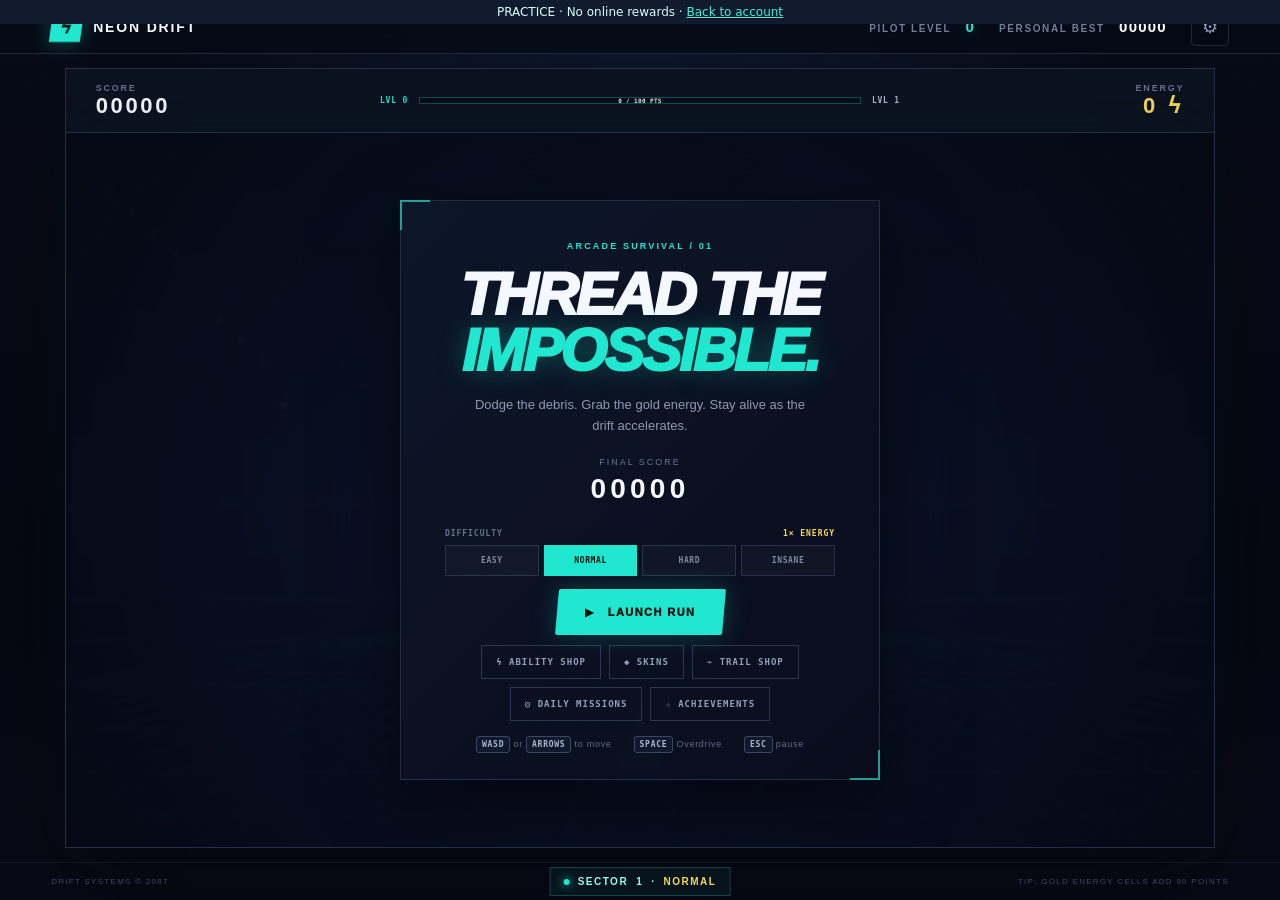
<file: neon-drift-online/practice.html>
<!doctype html>
<html lang="en">
<head>
  <meta charset="utf-8"><meta name="viewport" content="width=device-width,initial-scale=1,maximum-scale=1"><meta name="theme-color" content="#070b16">
  <title>Neon Drift — Arcade Survival</title>
  <style>
    :root{--bg:#070b16;--panel:#0b1220;--line:rgba(147,165,205,.2);--ink:#f5f8ff;--dim:#77839e;--cyan:#20e7cf;--gold:#f7d756;--pink:#ed4eff;--red:#ff6179}
    *{box-sizing:border-box}html{background:var(--bg)}body{margin:0;color:var(--ink);font-family:"Arial Narrow","Roboto Condensed",Arial,sans-serif;background:radial-gradient(circle at 50% -20%,rgba(44,92,155,.23),transparent 42%),linear-gradient(180deg,#070b16,#060812 68%,#090916);min-height:100svh;overflow-x:hidden}button{-webkit-tap-highlight-color:transparent}.page{min-height:100svh;display:grid;grid-template-rows:auto 1fr auto}
    header{height:70px;border-bottom:1px solid var(--line);display:flex;align-items:center;justify-content:space-between;padding:0 clamp(18px,4vw,64px);background:rgba(6,10,21,.78);backdrop-filter:blur(14px)}.brand{font-weight:900;letter-spacing:.13em;display:flex;align-items:center;gap:11px;font-size:14px}.mark{width:31px;height:31px;color:#06110f;background:var(--cyan);display:grid;place-items:center;transform:skew(-8deg);font-size:18px;box-shadow:0 0 22px rgba(32,231,207,.3)}.actions{display:flex;align-items:center;gap:24px}.best,.pilot-level{color:#737e99;font-size:10px;font-weight:700;letter-spacing:.16em}.best strong,.pilot-level strong{color:#fff;font-size:15px;letter-spacing:.08em;margin-left:10px}.pilot-level strong{color:var(--cyan);text-shadow:0 0 14px rgba(32,231,207,.3)}.settings-button{width:38px;height:38px;display:grid;place-items:center;color:#8d99b7;border:1px solid var(--line);background:transparent;border-radius:4px;cursor:pointer;font-size:18px}.settings-button:hover,.settings-button:focus-visible{color:var(--cyan);background:rgba(32,231,207,.08);outline:1px solid var(--cyan)}
    .shell{width:min(1060px,calc(100% - 32px));margin:32px auto 26px;align-self:center}.scorebar{min-height:64px;display:grid;grid-template-columns:1fr auto 1fr;align-items:center;border:1px solid var(--line);border-bottom:0;background:var(--panel);padding:10px clamp(14px,3vw,30px)}.metric{display:flex;flex-direction:column;gap:2px}.metric span{font-size:9px;letter-spacing:.2em;color:#66718d;font-weight:800}.metric strong{font-size:22px;letter-spacing:.12em;line-height:1}.energy{align-items:flex-end}.energy strong{color:var(--gold)}.sector{border:1px solid rgba(32,231,207,.25);color:#93fff1;padding:8px 13px;font-size:10px;font-weight:900;letter-spacing:.15em;display:flex;align-items:center;gap:8px;background:rgba(32,231,207,.05)}.sector i{width:6px;height:6px;border-radius:50%;background:var(--cyan);box-shadow:0 0 10px var(--cyan)}
    .arena{position:relative;border:1px solid rgba(117,137,180,.26);box-shadow:0 28px 80px rgba(0,0,0,.43),0 0 70px rgba(32,231,207,.04);overflow:hidden;background:#071120}.arena:after{content:"";position:absolute;inset:0;pointer-events:none;background:repeating-linear-gradient(180deg,transparent 0 3px,rgba(0,0,0,.06) 3px 4px);mix-blend-mode:multiply}canvas{display:block;width:100%;aspect-ratio:900/560;max-height:calc(100svh - 254px);object-fit:contain;touch-action:none}
    .overlay{position:absolute;inset:0;z-index:2;display:grid;place-items:center;background:radial-gradient(circle,rgba(12,20,42,.52),rgba(5,8,18,.88));backdrop-filter:blur(2px);padding:18px}.overlay[hidden]{display:none}.card{width:min(480px,100%);text-align:center;padding:34px 30px 30px;border:1px solid rgba(111,134,181,.24);background:linear-gradient(135deg,rgba(13,23,43,.96),rgba(10,13,29,.96));box-shadow:0 22px 65px rgba(0,0,0,.5);position:relative}.card:before,.card:after{content:"";position:absolute;width:28px;height:28px;opacity:.65}.card:before{top:-1px;left:-1px;border-top:2px solid var(--cyan);border-left:2px solid var(--cyan)}.card:after{right:-1px;bottom:-1px;border-right:2px solid var(--cyan);border-bottom:2px solid var(--cyan)}
    .eyebrow{color:var(--cyan);font-size:9px;letter-spacing:.24em;font-weight:900}.eyebrow.danger{color:var(--red)}h1{font-size:clamp(35px,6vw,60px);line-height:.93;text-transform:uppercase;letter-spacing:-.045em;margin:14px 0 16px;font-style:italic;font-weight:950}h1 em{color:var(--cyan);font-style:inherit;text-shadow:0 0 28px rgba(32,231,207,.3)}.card p{color:#8d98b4;max-width:350px;margin:0 auto 24px;font-size:13px;line-height:1.6}.primary{height:46px;padding:0 28px;border:0;background:var(--cyan);color:#05110f;font-size:11px;font-weight:950;letter-spacing:.13em;border-radius:2px;box-shadow:0 0 25px rgba(32,231,207,.22);transform:skew(-5deg);cursor:pointer}.primary span{display:inline-flex;gap:9px;align-items:center;transform:skew(5deg)}.primary:hover,.primary:focus-visible{background:#63f7e5;outline:2px solid white;outline-offset:3px}.menu-buttons{display:flex;justify-content:center;gap:8px;margin-top:10px}.menu-buttons[hidden]{display:none}.menu-buttons button{height:34px;padding:0 14px;color:#91a0be;background:transparent;border:1px solid rgba(132,154,198,.28);font:800 9px ui-monospace,monospace;letter-spacing:.11em;cursor:pointer}.menu-buttons button:hover{color:var(--gold);border-color:rgba(247,215,86,.5)}.hints{margin-top:18px;display:flex;justify-content:center;flex-wrap:wrap;gap:12px 22px;color:#5f6b87;font-size:9px;letter-spacing:.08em}kbd{color:#adb8d2;border:1px solid #3a4561;padding:3px 5px;border-radius:3px;font:700 8px ui-monospace,monospace;background:#10182b}.final{display:flex;flex-direction:column;gap:6px;margin:-4px auto 24px}.final span{color:#697590;font-size:9px;letter-spacing:.22em}.final strong{font-size:28px;letter-spacing:.15em}.pause{position:absolute;z-index:3;right:16px;top:16px;min-width:44px;height:38px;padding:0 9px;color:#8c98b5;background:rgba(9,16,31,.75);border:1px solid var(--line);cursor:pointer;border-radius:4px;font:800 9px ui-monospace,monospace;letter-spacing:.08em}.pause[hidden]{display:none}.pause:hover{color:var(--cyan)}.ability{position:absolute;z-index:3;left:15px;bottom:15px;width:194px;height:43px;overflow:hidden;border:1px solid rgba(32,231,207,.48);background:rgba(7,17,32,.88);color:#9afff2;cursor:pointer;font:900 9px ui-monospace,monospace;letter-spacing:.1em;text-align:left;padding:0 12px}.ability[hidden]{display:none}.ability i{position:absolute;inset:0 auto 0 0;width:0;background:rgba(32,231,207,.16);transition:width .12s linear}.ability span{position:relative;z-index:1}.ability:not(:disabled):hover{background:rgba(32,231,207,.16);box-shadow:0 0 20px rgba(32,231,207,.18)}.ability:disabled{cursor:not-allowed;color:#6a7896;border-color:rgba(117,137,180,.25)}.ability.active{color:#071120;background:var(--cyan);box-shadow:0 0 28px rgba(32,231,207,.5)}
    .touch{display:none;justify-content:center;align-items:center;gap:10px;margin-top:14px}.touch div{display:flex;flex-direction:column;gap:6px}.touch button{width:50px;height:44px;border:1px solid var(--line);color:#9bffe8;background:#10182a;font-size:20px;border-radius:5px}.touch button:active{background:rgba(32,231,207,.18)}footer{min-height:48px;display:flex;justify-content:space-between;align-items:center;padding:0 clamp(18px,4vw,64px);color:#3d4862;font-size:8px;letter-spacing:.16em;border-top:1px solid rgba(112,129,167,.1)}
    .settings-modal,.shop-modal,.skins-modal{position:fixed;inset:0;z-index:20;display:grid;place-items:center;padding:18px;background:rgba(3,6,14,.78);backdrop-filter:blur(9px)}.settings-modal[hidden],.shop-modal[hidden],.skins-modal[hidden]{display:none}.settings-card,.shop-card{width:min(520px,100%);max-height:min(720px,92svh);overflow:auto;background:linear-gradient(145deg,#10192c,#090e1c);border:1px solid rgba(114,139,190,.3);box-shadow:0 30px 100px rgba(0,0,0,.7);padding:25px}.settings-head{display:flex;align-items:start;justify-content:space-between;border-bottom:1px solid var(--line);padding-bottom:18px}.settings-head span,.settings-section>span{display:block;color:var(--cyan);font:900 9px ui-monospace,monospace;letter-spacing:.2em}.settings-head h2{margin:5px 0 0;font-size:27px;letter-spacing:-.03em;text-transform:uppercase;font-style:italic}.close-settings{width:36px;height:36px;border:1px solid var(--line);background:transparent;color:#95a1bc;font-size:20px;cursor:pointer}.close-settings:hover{color:var(--cyan)}.settings-section{padding:20px 0;border-bottom:1px solid var(--line)}.volume-row{display:grid;grid-template-columns:90px 1fr 38px;align-items:center;gap:13px;margin-top:15px}.volume-row label{font-size:11px;font-weight:800;letter-spacing:.1em}.volume-row output{color:#8e9ab5;font:700 10px ui-monospace,monospace;text-align:right}input[type=range]{width:100%;accent-color:var(--cyan);cursor:pointer}.bind-grid{display:grid;grid-template-columns:1fr 1fr;gap:8px;margin-top:15px}.bind-row{min-height:42px;display:flex;align-items:center;justify-content:space-between;gap:10px;padding:6px 7px 6px 12px;background:rgba(255,255,255,.025);border:1px solid rgba(147,165,205,.12);font-size:10px;letter-spacing:.08em;color:#909bb5}.keybind{min-width:72px;height:29px;border:1px solid #3b4866;background:#111b30;color:#d7e0f5;font:800 9px ui-monospace,monospace;cursor:pointer}.keybind.listening{border-color:var(--gold);color:var(--gold);animation:pulse 1s infinite}.settings-actions{display:flex;gap:9px;flex-wrap:wrap;padding-top:20px}.secondary-button{min-height:38px;padding:0 15px;background:transparent;color:#9ba7c2;border:1px solid var(--line);font:800 9px ui-monospace,monospace;letter-spacing:.1em;cursor:pointer}.secondary-button:hover{color:var(--cyan);border-color:rgba(32,231,207,.45)}.credits{margin-top:12px;padding:15px;text-align:center;border:1px solid rgba(32,231,207,.22);color:#bdfff6;font-size:15px;letter-spacing:.08em;background:rgba(32,231,207,.05)}.credits[hidden]{display:none}.settings-note{color:#68748f;font-size:10px;line-height:1.5;margin:12px 0 0}.shop-balance{display:flex;align-items:center;justify-content:space-between;margin:18px 0 12px;padding:13px 15px;border:1px solid rgba(247,215,86,.25);background:rgba(247,215,86,.05);font:800 10px ui-monospace,monospace;letter-spacing:.12em;color:#8d98b4}.shop-balance strong{color:var(--gold);font-size:17px}.shop-items{display:grid;gap:9px}.shop-item{display:grid;grid-template-columns:42px 1fr auto;gap:12px;align-items:center;padding:13px;border:1px solid rgba(147,165,205,.14);background:rgba(255,255,255,.025)}.shop-icon{width:42px;height:42px;display:grid;place-items:center;border:1px solid rgba(32,231,207,.25);color:var(--cyan);font-size:19px;background:rgba(32,231,207,.05)}.shop-copy h3{margin:0 0 4px;font-size:12px;letter-spacing:.07em}.shop-copy p{margin:0;color:#6f7b97;font-size:10px;line-height:1.4}.buy-button{min-width:84px;height:34px;border:1px solid rgba(247,215,86,.35);background:transparent;color:var(--gold);font:900 9px ui-monospace,monospace;letter-spacing:.07em;cursor:pointer}.buy-button:hover:not(:disabled){background:rgba(247,215,86,.1)}.buy-button.equipped{color:#07120f;background:var(--cyan);border-color:var(--cyan)}.buy-button:disabled{opacity:.38;cursor:not-allowed}@keyframes pulse{50%{box-shadow:0 0 16px rgba(247,215,86,.25)}}
    @media(max-width:720px){header{height:60px}.best{display:none}.pilot-level{font-size:0}.pilot-level:before{content:"LVL";font-size:8px}.pilot-level strong{font-size:14px;margin-left:6px}.shell{width:calc(100% - 18px);margin:18px auto}.scorebar{min-height:54px}.metric strong{font-size:17px}.sector{font-size:8px;padding:7px 9px}canvas{max-height:none}.card{padding:25px 18px 22px}h1{font-size:36px}.card p{font-size:12px;margin-bottom:18px}.hints{display:none}.touch{display:flex}footer{display:none}.settings-card{padding:20px}.bind-grid{grid-template-columns:1fr}}@media(max-height:700px) and (min-width:721px){.shell{margin:12px auto}header{height:54px}.scorebar{min-height:50px}.card{transform:scale(.82)}footer{display:none}}
  </style>
  <style>
    .shop-balance>span{display:flex;align-items:center;gap:9px}.shop-balance small{color:#78849d;font:800 8px ui-monospace,monospace;letter-spacing:.12em}.points-balance strong{color:#a9b8ff}.score-multiplier.current{border-color:rgba(237,78,255,.5);background:rgba(237,78,255,.06)}.score-multiplier.current strong{color:#f4a0ff}.score-multiplier.current button{background:var(--pink);border-color:var(--pink);color:#130516}
  </style>
  <style>
    .achievements-modal{position:fixed;inset:0;z-index:20;display:grid;place-items:center;padding:18px;background:rgba(3,6,14,.78);backdrop-filter:blur(9px)}.achievements-modal[hidden]{display:none}.achievement-progress{display:flex;justify-content:space-between;align-items:center;margin:18px 0 12px;padding:13px 15px;border:1px solid rgba(169,184,255,.25);background:rgba(169,184,255,.05);color:#7f8ba6;font:800 9px ui-monospace,monospace;letter-spacing:.12em}.achievement-progress strong{color:#bfcaff;font-size:15px}.achievement-list{display:grid;gap:7px}.achievement-row{display:grid;grid-template-columns:38px 1fr auto;align-items:center;gap:11px;padding:10px 12px;border:1px solid rgba(147,165,205,.13);background:rgba(255,255,255,.022)}.achievement-row.locked{opacity:.42}.achievement-badge{width:36px;height:36px;display:grid;place-items:center;border:1px solid rgba(247,215,86,.3);color:var(--gold);font-size:16px}.achievement-info strong{display:block;font-size:11px;letter-spacing:.05em}.achievement-info small{display:block;margin-top:3px;color:#6d7994;font-size:9px}.achievement-state{color:var(--cyan);font:900 8px ui-monospace,monospace;letter-spacing:.1em}.achievement-toast{position:fixed;z-index:40;left:50%;bottom:28px;transform:translate(-50%,18px);min-width:min(380px,calc(100% - 32px));padding:13px 16px;border:1px solid rgba(247,215,86,.5);background:rgba(10,15,29,.96);box-shadow:0 18px 60px rgba(0,0,0,.6),0 0 25px rgba(247,215,86,.12);opacity:0;pointer-events:none;transition:.28s ease}.achievement-toast.show{opacity:1;transform:translate(-50%,0)}.achievement-toast span{display:block;color:var(--gold);font:900 8px ui-monospace,monospace;letter-spacing:.18em}.achievement-toast strong{display:block;margin-top:4px;font-size:14px;letter-spacing:.04em}
  </style>
  <style>
    .achievement-row.unlocked{animation:achievementReveal .48s cubic-bezier(.2,.8,.2,1) both;animation-delay:var(--delay)}.achievement-row.unlocked .achievement-badge{animation:badgeSpark .65s ease both;animation-delay:calc(var(--delay) + .12s)}.achievement-toast.show strong{animation:toastPop .42s cubic-bezier(.2,1.5,.4,1)}.achievement-reset{width:100%;height:38px;margin-top:15px;border:1px solid rgba(255,97,121,.3);background:transparent;color:#d97a8a;font:900 9px ui-monospace,monospace;letter-spacing:.12em;cursor:pointer}.achievement-reset:hover{border-color:var(--red);color:#ff91a4;background:rgba(255,97,121,.05)}.reset-confirm{margin-top:10px;padding:14px;border:1px solid rgba(255,97,121,.32);background:rgba(255,97,121,.055);text-align:center}.reset-confirm[hidden]{display:none}.reset-confirm p{margin:0 0 12px;color:#e6a7b2;font-size:11px}.reset-confirm div{display:flex;justify-content:center;gap:8px}.reset-confirm button{height:32px;padding:0 13px;border:1px solid var(--line);background:transparent;color:#9aa6bf;font:800 8px ui-monospace,monospace;letter-spacing:.08em;cursor:pointer}.reset-confirm .confirm-reset{border-color:rgba(255,97,121,.5);color:#ff8ba0}.reset-confirm .confirm-reset:hover{background:var(--red);color:#180408}@keyframes achievementReveal{from{opacity:0;transform:translateX(-12px)}to{opacity:1;transform:none}}@keyframes badgeSpark{0%{transform:scale(.65) rotate(-12deg);box-shadow:0 0 0 rgba(247,215,86,0)}60%{transform:scale(1.16) rotate(4deg);box-shadow:0 0 24px rgba(247,215,86,.34)}100%{transform:none;box-shadow:none}}@keyframes toastPop{0%{transform:scale(.86);opacity:0}100%{transform:none;opacity:1}}
  </style>
  <style>
    .difficulty-picker{margin:0 auto 13px;max-width:390px}.difficulty-picker[hidden]{display:none}.difficulty-label{display:flex;justify-content:space-between;margin-bottom:7px;color:#65718c;font:800 8px ui-monospace,monospace;letter-spacing:.12em}.difficulty-label strong{color:var(--gold)}.difficulty-options{display:grid;grid-template-columns:repeat(4,1fr);gap:5px}.difficulty-options button{height:31px;border:1px solid rgba(130,151,194,.22);background:rgba(255,255,255,.025);color:#7f8ba5;font:900 8px ui-monospace,monospace;letter-spacing:.08em;cursor:pointer}.difficulty-options button:hover{color:#fff;border-color:rgba(255,255,255,.4)}.difficulty-options button.selected{color:#07120f;background:var(--cyan);border-color:var(--cyan)}.difficulty-options button[data-difficulty=hard].selected{background:var(--gold);border-color:var(--gold)}.difficulty-options button[data-difficulty=insane].selected{background:var(--red);border-color:var(--red)}#difficultyBadge{color:var(--gold)}
  </style>
  <style>
    .shop-subhead{display:flex;align-items:center;justify-content:space-between;margin:21px 0 10px;color:var(--cyan);font:900 9px ui-monospace,monospace;letter-spacing:.18em}.shop-subhead small{color:#697590;font-size:8px;letter-spacing:.08em}.multiplier-grid{display:grid;grid-template-columns:repeat(3,1fr);gap:8px}.multiplier-card{min-height:76px;padding:10px;border:1px solid rgba(147,165,205,.15);background:rgba(255,255,255,.025);display:flex;flex-direction:column;justify-content:space-between;gap:8px}.multiplier-card strong{font:900 18px ui-monospace,monospace;color:#dce5f8}.multiplier-card button{height:26px;border:1px solid rgba(247,215,86,.35);background:transparent;color:var(--gold);font:900 8px ui-monospace,monospace;letter-spacing:.08em;cursor:pointer}.multiplier-card button:disabled{opacity:.35;cursor:not-allowed}.multiplier-card.current{border-color:rgba(32,231,207,.48);background:rgba(32,231,207,.06)}.multiplier-card.current strong{color:var(--cyan)}.multiplier-card.current button{color:#07120f;background:var(--cyan);border-color:var(--cyan);opacity:1}@media(max-width:480px){.multiplier-grid{grid-template-columns:repeat(2,1fr)}}
  </style>
  <style>
    .skin-grid{display:grid;grid-template-columns:repeat(5,1fr);gap:7px}.skin-card{min-width:0;padding:10px 6px 7px;border:1px solid rgba(147,165,205,.15);background:rgba(255,255,255,.025);color:#8c98b4;text-align:center;cursor:pointer}.skin-card:hover:not(:disabled){border-color:var(--skin);color:#fff}.skin-card.selected{border-color:var(--skin);background:color-mix(in srgb,var(--skin) 10%,transparent);box-shadow:inset 0 0 18px color-mix(in srgb,var(--skin) 8%,transparent)}.skin-card.premium{border-color:color-mix(in srgb,var(--skin) 28%,transparent);background:linear-gradient(145deg,color-mix(in srgb,var(--skin) 7%,transparent),rgba(255,255,255,.02))}.skin-card:disabled{opacity:.38;cursor:not-allowed}.skin-card.selected:disabled{opacity:1}.skin-preview{width:38px;height:38px;margin:0 auto 7px;display:grid;place-items:center;color:var(--skin);font-size:24px;text-shadow:0 0 14px var(--skin)}.premium .skin-preview{animation:premiumSkinGlow 1.8s ease-in-out infinite}.skin-card strong{display:block;overflow:hidden;text-overflow:ellipsis;font:900 8px ui-monospace,monospace;letter-spacing:.07em;white-space:nowrap}.skin-card small{display:block;margin-top:4px;color:var(--skin);font:900 7px ui-monospace,monospace;letter-spacing:.08em}@keyframes premiumSkinGlow{50%{transform:scale(1.12);filter:brightness(1.35)}}@media(max-width:480px){.skin-grid{grid-template-columns:repeat(3,1fr)}}
  </style>
  <style>
    .settings-card,.shop-card{scrollbar-width:none;-ms-overflow-style:none}.settings-card::-webkit-scrollbar,.shop-card::-webkit-scrollbar{display:none;width:0;height:0}.overlay:not([hidden]),.settings-modal:not([hidden]),.shop-modal:not([hidden]),.skins-modal:not([hidden]),.achievements-modal:not([hidden]){animation:menuBackdropIn .24s ease-out both}.overlay:not([hidden]) .card,.settings-modal:not([hidden]) .settings-card,.shop-modal:not([hidden]) .shop-card,.skins-modal:not([hidden]) .shop-card,.achievements-modal:not([hidden]) .shop-card{animation:menuPanelIn .38s cubic-bezier(.2,.85,.25,1) both}.reset-confirm:not([hidden]),.credits:not([hidden]){animation:menuPanelIn .28s cubic-bezier(.2,.85,.25,1) both}.menu-closing{pointer-events:none;animation:menuBackdropOut .22s ease-in both!important}.menu-closing .card,.menu-closing .settings-card,.menu-closing .shop-card{animation:menuPanelOut .2s cubic-bezier(.5,0,.8,.3) both!important}.reset-confirm.menu-closing,.credits.menu-closing{animation:menuPanelOut .2s cubic-bezier(.5,0,.8,.3) both!important}.overlay.menu-returning{animation:menuReturnBackdropIn .28s ease-out both!important}.overlay.menu-returning .card{animation:menuReturnPanelIn .42s cubic-bezier(.16,1.18,.3,1) both!important}@keyframes menuBackdropIn{from{opacity:0}to{opacity:1}}@keyframes menuBackdropOut{from{opacity:1}to{opacity:0}}@keyframes menuPanelIn{from{opacity:0;transform:translateY(14px) scale(.975);filter:blur(4px)}to{opacity:1;transform:none;filter:none}}@keyframes menuPanelOut{from{opacity:1;transform:none;filter:none}to{opacity:0;transform:translateY(10px) scale(.98);filter:blur(3px)}}@keyframes menuReturnBackdropIn{from{opacity:.25}to{opacity:1}}@keyframes menuReturnPanelIn{from{opacity:0;transform:translateY(20px) scale(.9);filter:blur(5px)}70%{opacity:1;transform:translateY(-2px) scale(1.018);filter:none}to{opacity:1;transform:none;filter:none}}@media(prefers-reduced-motion:reduce){.overlay:not([hidden]),.settings-modal:not([hidden]),.shop-modal:not([hidden]),.skins-modal:not([hidden]),.achievements-modal:not([hidden]),.overlay:not([hidden]) .card,.settings-modal:not([hidden]) .settings-card,.shop-modal:not([hidden]) .shop-card,.skins-modal:not([hidden]) .shop-card,.achievements-modal:not([hidden]) .shop-card,.reset-confirm:not([hidden]),.credits:not([hidden]),.menu-closing,.menu-closing .card,.menu-closing .settings-card,.menu-closing .shop-card,.overlay.menu-returning,.overlay.menu-returning .card{animation:none}}
  </style>
  <style>
    .pilot-progress{width:min(560px,52vw);display:grid;grid-template-columns:auto minmax(120px,1fr) auto;align-items:center;gap:11px;color:#75809a;font:900 8px ui-monospace,monospace;letter-spacing:.1em}.pilot-progress>span:first-child{color:var(--cyan)}.pilot-progress>span:last-child{color:#aeb8cf}.pilot-progress-track{position:relative;height:7px;overflow:hidden;border:1px solid rgba(32,231,207,.28);background:#0a1221;box-shadow:inset 0 0 8px rgba(0,0,0,.55)}.pilot-progress-track i{position:absolute;inset:0 auto 0 0;width:0;background:linear-gradient(90deg,var(--cyan),#63f7e5);box-shadow:0 0 14px rgba(32,231,207,.5);transition:width .45s cubic-bezier(.2,.8,.2,1)}.pilot-progress-track small{position:absolute;inset:0;display:grid;place-items:center;color:#e8fffb;font-size:6px;line-height:1;text-shadow:0 1px 3px #000;letter-spacing:.06em}@media(max-width:720px){footer{display:flex;min-height:48px;padding:0 12px;justify-content:center}footer>span{display:none}.pilot-progress{width:100%;grid-template-columns:auto minmax(100px,1fr) auto}}@media(max-height:700px) and (min-width:721px){footer{display:flex;min-height:38px}.pilot-progress{width:min(560px,64vw)}}
  </style>
  <style>
    .level-up-celebration{position:fixed;inset:0;z-index:60;display:grid;place-items:center;overflow:hidden;pointer-events:none;opacity:0}.level-up-celebration:before,.level-up-celebration:after{content:"";position:absolute;width:min(430px,82vw);aspect-ratio:1;border:2px solid var(--cyan);border-radius:50%;opacity:0;box-shadow:0 0 36px rgba(32,231,207,.32),inset 0 0 36px rgba(32,231,207,.18)}.level-up-core{text-align:center;position:relative;opacity:0;filter:drop-shadow(0 0 25px rgba(32,231,207,.48))}.level-up-core span{display:block;color:var(--gold);font:950 13px ui-monospace,monospace;letter-spacing:.34em}.level-up-core strong{display:block;margin:-4px 0 -8px;color:#fff;font:950 clamp(90px,19vw,180px)/1 "Arial Narrow",Arial,sans-serif;font-style:italic;text-shadow:4px 0 var(--pink),-4px 0 var(--cyan),0 0 42px rgba(255,255,255,.38)}.level-up-core small{display:block;color:#a9fff4;font:900 10px ui-monospace,monospace;letter-spacing:.22em}.level-up-celebration.show{animation:levelUpVeil 2.6s ease both}.level-up-celebration.show:before{animation:levelRing 1.25s .1s cubic-bezier(.1,.7,.2,1) both}.level-up-celebration.show:after{animation:levelRing 1.25s .28s cubic-bezier(.1,.7,.2,1) both}.level-up-celebration.show .level-up-core{animation:levelCore 2.35s .08s cubic-bezier(.16,1,.3,1) both}@keyframes levelUpVeil{0%,100%{opacity:0;background:rgba(3,7,16,0)}12%,78%{opacity:1;background:radial-gradient(circle,rgba(20,75,92,.34),rgba(3,7,16,.72) 55%,rgba(3,7,16,.16))}}@keyframes levelRing{0%{opacity:0;transform:scale(.18) rotate(-18deg)}35%{opacity:.95}100%{opacity:0;transform:scale(1.65) rotate(22deg)}}@keyframes levelCore{0%{opacity:0;transform:scale(.45) translateY(25px);filter:blur(12px)}18%{opacity:1;transform:scale(1.12) translateY(0);filter:blur(0) drop-shadow(0 0 25px rgba(32,231,207,.48))}28%,76%{opacity:1;transform:scale(1)}100%{opacity:0;transform:scale(1.08) translateY(-15px);filter:blur(5px)}}@media(prefers-reduced-motion:reduce){.level-up-celebration.show{opacity:1;animation:levelUpVeil 2.6s ease both}.level-up-celebration.show:before,.level-up-celebration.show:after{display:none}.level-up-celebration.show .level-up-core{animation:none;opacity:1}}
  </style>
  <style>
    .scorebar .pilot-progress{width:min(520px,52vw)}footer{position:relative}footer .sector{position:absolute;left:50%;transform:translateX(-50%)}@media(max-width:720px){.scorebar{grid-template-columns:auto minmax(0,1fr) auto;gap:8px}.scorebar .pilot-progress{width:100%;grid-template-columns:auto minmax(48px,1fr) auto;gap:4px}.scorebar .pilot-progress>span{font-size:6px;letter-spacing:.04em}.scorebar .pilot-progress-track small{font-size:5px}footer .sector{font-size:8px;padding:7px 12px}}@media(max-width:420px){.scorebar{gap:5px;padding-inline:8px}.scorebar .pilot-progress{gap:3px}.scorebar .pilot-progress>span{font-size:5px}.scorebar .pilot-progress-track small{font-size:4.5px}}
  </style>
  <style>
    .menu-buttons{flex-wrap:wrap}.mission-list{display:grid;gap:10px}.mission-item{display:grid;grid-template-columns:1fr auto;gap:14px;align-items:center;padding:14px;border:1px solid rgba(147,165,205,.14);background:rgba(255,255,255,.025)}.mission-item.complete{border-color:rgba(247,215,86,.4);background:rgba(247,215,86,.045)}.mission-copy strong{font-size:11px;letter-spacing:.07em}.mission-copy p{margin:4px 0 9px;color:#74809b;font-size:9px}.mission-copy>div{height:5px;background:#08101e;border:1px solid rgba(147,165,205,.16);overflow:hidden}.mission-copy i{display:block;height:100%;background:linear-gradient(90deg,var(--cyan),var(--gold));box-shadow:0 0 10px rgba(32,231,207,.4)}.mission-date{color:var(--gold)!important}.trail-shop-item .shop-icon{font-size:23px;text-shadow:0 0 13px currentColor}@media(max-width:480px){.mission-item{grid-template-columns:1fr}.mission-item .buy-button{width:100%}}
  </style>
  <style>
    @media (min-width:721px) {
      header{height:54px}
      footer{min-height:38px}
      .shell{width:min(calc(100% - 32px),calc((100svh - 184px) * 1.607142857));margin:12px auto}
      canvas{width:100%;height:auto;max-height:none;aspect-ratio:900/560}
    }
    @media (min-width:721px) and (max-height:700px) {
      .shell{width:min(calc(100% - 24px),calc((100svh - 132px) * 1.607142857))}
    }
  </style>
</head>
<body><div style="position:fixed;top:0;left:0;right:0;z-index:9999;text-align:center;background:#101b30;color:#d9fffa;font:12px system-ui;padding:5px">PRACTICE · No online rewards · <a href="index.html" style="color:#42efda">Back to account</a></div><div class="page">
  <header><div class="brand"><span class="mark">ϟ</span>NEON DRIFT</div><div class="actions"><span class="pilot-level">PILOT LEVEL <strong id="playerLevel">0</strong></span><span class="best">PERSONAL BEST <strong id="best">00000</strong></span><button class="settings-button" id="settingsButton" aria-label="Open settings">⚙</button></div></header>
  <main class="shell"><div class="scorebar" aria-live="polite"><div class="metric"><span>SCORE</span><strong id="score">00000</strong></div><div class="pilot-progress" id="pilotProgress" role="progressbar" aria-label="Progress to next pilot level" aria-valuemin="0" aria-valuemax="100" aria-valuenow="0"><span id="pilotProgressCurrent">LVL 0</span><div class="pilot-progress-track"><i id="pilotProgressFill"></i><small id="pilotProgressText">0 / 100 PTS</small></div><span id="pilotProgressNext">LVL 1</span></div><div class="metric energy"><span>ENERGY</span><strong><b id="energy">0</b> ϟ</strong></div></div>
    <div class="arena"><canvas id="game" width="900" height="560" aria-label="Game area. Move with arrow keys, WASD, or touch controls."></canvas><button class="pause" id="pause" aria-label="Pause game" hidden>ESC</button><button class="ability" id="ability" aria-label="Activate equipped special ability" hidden><i id="abilityFill"></i><span id="abilityText">SPACE · OVERDRIVE</span></button>
      <div class="overlay" id="overlay"><div class="card"><span class="eyebrow" id="eyebrow">ARCADE SURVIVAL / 01</span><h1 id="title">Thread the<br><em>impossible.</em></h1><p id="copy">Dodge the debris. Grab the gold energy. Stay alive as the drift accelerates.</p><div class="final" id="final" hidden><span>FINAL SCORE</span><strong id="finalScore">00000</strong></div><div class="difficulty-picker" id="difficultyPicker"><div class="difficulty-label"><span>DIFFICULTY</span><strong id="difficultyReward">1× ENERGY</strong></div><div class="difficulty-options"><button data-difficulty="easy">EASY</button><button data-difficulty="normal">NORMAL</button><button data-difficulty="hard">HARD</button><button data-difficulty="insane">INSANE</button></div></div><button class="primary" id="action"><span>▶ &nbsp; LAUNCH RUN</span></button><div class="menu-buttons" id="menuButtons"><button id="shopButton">ϟ ABILITY SHOP</button><button id="skinsButton">◆ SKINS</button><button id="trailsButton">⌁ TRAIL SHOP</button><button id="missionsButton">◎ DAILY MISSIONS</button><button id="achievementsButton">☆ ACHIEVEMENTS</button><button id="mainMenuButton" hidden>MAIN MENU</button></div><div class="hints" id="hints"><span><kbd>WASD</kbd> or <kbd>ARROWS</kbd> to move</span><span><kbd>SPACE</kbd> ability</span><span><kbd>ESC</kbd> pause</span></div></div></div>
    </div>
    <div class="touch" aria-label="Touch controls"><button data-key="arrowleft" aria-label="Move left">←</button><div><button data-key="arrowup" aria-label="Move up">↑</button><button data-key="arrowdown" aria-label="Move down">↓</button></div><button data-key="arrowright" aria-label="Move right">→</button></div>
  </main><footer><span>DRIFT SYSTEMS © 2087</span><div class="sector"><i></i> SECTOR <b id="level">1</b> · <b id="difficultyBadge">NORMAL</b></div><span>TIP: GOLD ENERGY CELLS ADD 90 POINTS</span></footer>
</div>
<div class="settings-modal" id="settingsModal" hidden>
  <section class="settings-card" role="dialog" aria-modal="true" aria-labelledby="settingsTitle">
    <div class="settings-head"><div><span>DRIFT SYSTEMS</span><h2 id="settingsTitle">Settings</h2></div><button class="close-settings" id="closeSettings" aria-label="Close settings">×</button></div>
    <div class="settings-section"><span>AUDIO MIX</span>
      <div class="volume-row"><label for="masterVolume">MASTER</label><input id="masterVolume" type="range" min="0" max="100" value="80"><output id="masterValue">80%</output></div>
      <div class="volume-row"><label for="musicVolume">MUSIC</label><input id="musicVolume" type="range" min="0" max="100" value="100"><output id="musicValue">100%</output></div>
      <div class="volume-row"><label for="sfxVolume">SFX</label><input id="sfxVolume" type="range" min="0" max="100" value="75"><output id="sfxValue">75%</output></div>
    </div>
    <div class="settings-section"><span>KEYBINDS</span><div class="bind-grid">
      <div class="bind-row">MOVE UP <button class="keybind" data-bind="up">W</button></div><div class="bind-row">MOVE DOWN <button class="keybind" data-bind="down">S</button></div>
      <div class="bind-row">MOVE LEFT <button class="keybind" data-bind="left">A</button></div><div class="bind-row">MOVE RIGHT <button class="keybind" data-bind="right">D</button></div>
      <div class="bind-row">ABILITY <button class="keybind" data-bind="boost">SPACE</button></div><div class="bind-row">PAUSE <button class="keybind" data-bind="pause">ESC</button></div>
    </div><p class="settings-note">Click a key, then press your new binding. Arrow keys always remain available for movement.</p></div>
    <div class="settings-actions"><button class="secondary-button" id="resetKeys">RESET KEYBINDS</button><button class="secondary-button" id="creditsButton">CREDITS</button><a class="secondary-button" href="./" style="display:inline-flex;align-items:center;text-decoration:none">← BACK TO ACCOUNT</a></div>
    <div class="credits" id="creditsReveal" hidden>ChatGPT</div>
  </section>
</div>
<div class="shop-modal" id="shopModal" hidden>
  <section class="shop-card" role="dialog" aria-modal="true" aria-labelledby="shopTitle">
    <div class="settings-head"><div><span>ENERGY EXCHANGE</span><h2 id="shopTitle">Ability Shop</h2></div><button class="close-settings" id="closeShop" aria-label="Close shop">×</button></div>
    <div class="shop-balance"><span><small>ENERGY</small><strong><b id="shopBalance">0</b> ϟ</strong></span><span class="points-balance"><small>POINTS</small><strong><b id="pointsBalance">0</b> PTS</strong></span></div>
    <div class="shop-items" id="shopItems"></div>
    <div class="shop-subhead"><span>ENERGY MULTIPLIER</span><small>BUY WITH POINTS · IN ORDER</small></div>
    <div class="multiplier-grid" id="multiplierItems"></div>
    <div class="shop-subhead"><span>SCORE MULTIPLIER</span><small>BUY WITH ENERGY · IN ORDER</small></div>
    <div class="multiplier-grid" id="scoreMultiplierItems"></div>
    <p class="settings-note">Completed runs bank their score as points. All currencies and purchases are saved on this device.</p>
  </section>
</div>
<div class="skins-modal" id="skinsModal" hidden>
  <section class="shop-card" role="dialog" aria-modal="true" aria-labelledby="skinsTitle">
    <div class="settings-head"><div><span>SHIP CUSTOMIZATION</span><h2 id="skinsTitle">Skins</h2></div><button class="close-settings" id="closeSkins" aria-label="Close skins">×</button></div>
    <div class="shop-balance"><span><small>GOLD ENERGY</small><strong><b id="skinBalance">0</b> ϟ</strong></span><span><small>PREMIUM</small><strong>CHEAP + FLASHY</strong></span></div>
    <div class="shop-subhead"><span>FREE SHIP SKINS</span><small>ALL UNLOCKED · EQUIP ANY</small></div>
    <div class="skin-grid" id="freeSkinItems"></div>
    <div class="shop-subhead"><span>PREMIUM SHIP SKINS</span><small>BUY ONCE WITH GOLD ENERGY</small></div>
    <div class="skin-grid" id="premiumSkinItems"></div>
    <p class="settings-note">Skins are purely cosmetic. Premium styles include animated effects and special trails. Purchases and your equipped choice are saved on this device.</p>
  </section>
</div>
<div class="shop-modal" id="trailsModal" hidden>
  <section class="shop-card" role="dialog" aria-modal="true" aria-labelledby="trailsTitle">
    <div class="settings-head"><div><span>WAKE CUSTOMIZATION</span><h2 id="trailsTitle">Trail Shop</h2></div><button class="close-settings" id="closeTrails" aria-label="Close trail shop">×</button></div>
    <div class="shop-balance"><span><small>GOLD ENERGY</small><strong><b id="trailBalance">0</b> ϟ</strong></span><span><small>EQUIP</small><strong>ONE TRAIL</strong></span></div>
    <div class="shop-items" id="trailItems"></div>
    <p class="settings-note">Trails are permanent cosmetic unlocks saved on this device.</p>
  </section>
</div>
<div class="shop-modal" id="missionsModal" hidden>
  <section class="shop-card" role="dialog" aria-modal="true" aria-labelledby="missionsTitle">
    <div class="settings-head"><div><span class="mission-date" id="missionDate">TODAY</span><h2 id="missionsTitle">Daily Missions</h2></div><button class="close-settings" id="closeMissions" aria-label="Close daily missions">×</button></div>
    <div class="shop-balance"><span><small>RESET</small><strong>EVERY DAY</strong></span><span><small>REWARDS</small><strong>GOLD ENERGY</strong></span></div>
    <div class="mission-list" id="missionItems"></div>
  </section>
</div>
<div class="achievements-modal" id="achievementsModal" hidden>
  <section class="shop-card" role="dialog" aria-modal="true" aria-labelledby="achievementsTitle">
    <div class="settings-head"><div><span>FLIGHT RECORD</span><h2 id="achievementsTitle">Achievements</h2></div><button class="close-settings" id="closeAchievements" aria-label="Close achievements">×</button></div>
    <div class="achievement-progress"><span>PILOT LEVEL <b id="achievementLevel">0</b> · LIFETIME POINTS</span><strong id="lifetimePoints">0 PTS</strong></div>
    <div class="achievement-list" id="achievementList"></div>
    <button class="achievement-reset" id="resetAchievements">RESET ADVANCEMENTS</button>
    <div class="reset-confirm" id="resetConfirm" hidden><p>Are you sure you want to reset the advancements?</p><div><button id="cancelReset">CANCEL</button><button class="confirm-reset" id="confirmReset">YES, RESET</button></div></div>
  </section>
</div>
<div class="achievement-toast" id="achievementToast" role="status" aria-live="polite"><span>ACHIEVEMENT UNLOCKED</span><strong id="achievementToastName"></strong></div>
<div class="level-up-celebration" id="levelUpCelebration" role="status" aria-live="polite"><div class="level-up-core"><span>LEVEL UP</span><strong id="levelUpNumber">1</strong><small id="levelUpCaption">PILOT RANK INCREASED</small></div></div>
<script src="practice-memory.js"></script>
<script src="game.js?v=1sGsdG-v2"></script></body></html>
</file>
<file: neon-drift-online/online.css>
:root{color-scheme:dark;font-family:system-ui,sans-serif;background:#060b15;color:#e4f3ff}
*{box-sizing:border-box}body{margin:0;min-height:100vh;background:radial-gradient(ellipse at 80% 10%,#14303e,transparent 55%),radial-gradient(ellipse at 0 100%,#281444,transparent 60%)}
main{max-width:700px;margin:auto;padding:70px 24px}.eyebrow{font-size:12px;letter-spacing:.22em;color:#42efda}h1{font-size:clamp(60px,12vw,100px);line-height:.96;letter-spacing:-.065em;margin:30px 0}em{font-style:normal;color:#42efda}p,footer{color:#acbacd;line-height:1.6}.card{margin:35px 0;padding:26px;background:#0c1423df;border:1px solid #29354c;border-radius:20px}.balances{display:flex;gap:50px;margin:25px 0}.balances small{display:block;color:#acbacd;font-size:11px;letter-spacing:.15em}.balances strong{font-size:34px}button,.button{display:inline-block;border:0;border-radius:10px;padding:14px 20px;background:#42efda;color:#061519;font:700 15px system-ui;cursor:pointer;text-decoration:none}.secondary{background:#1c2940;color:#e4f3ff;margin:12px 0}button:disabled{opacity:.5;cursor:wait}footer{font-size:12px}button:focus-visible,a:focus-visible{outline:3px solid #eb65fb;outline-offset:4px}[hidden]{display:none!important}
@media(prefers-reduced-motion:no-preference){.card{animation:arrive .4s ease-out}@keyframes arrive{from{opacity:0;transform:translateY(12px)}to{opacity:1;transform:none}}}
</file>
